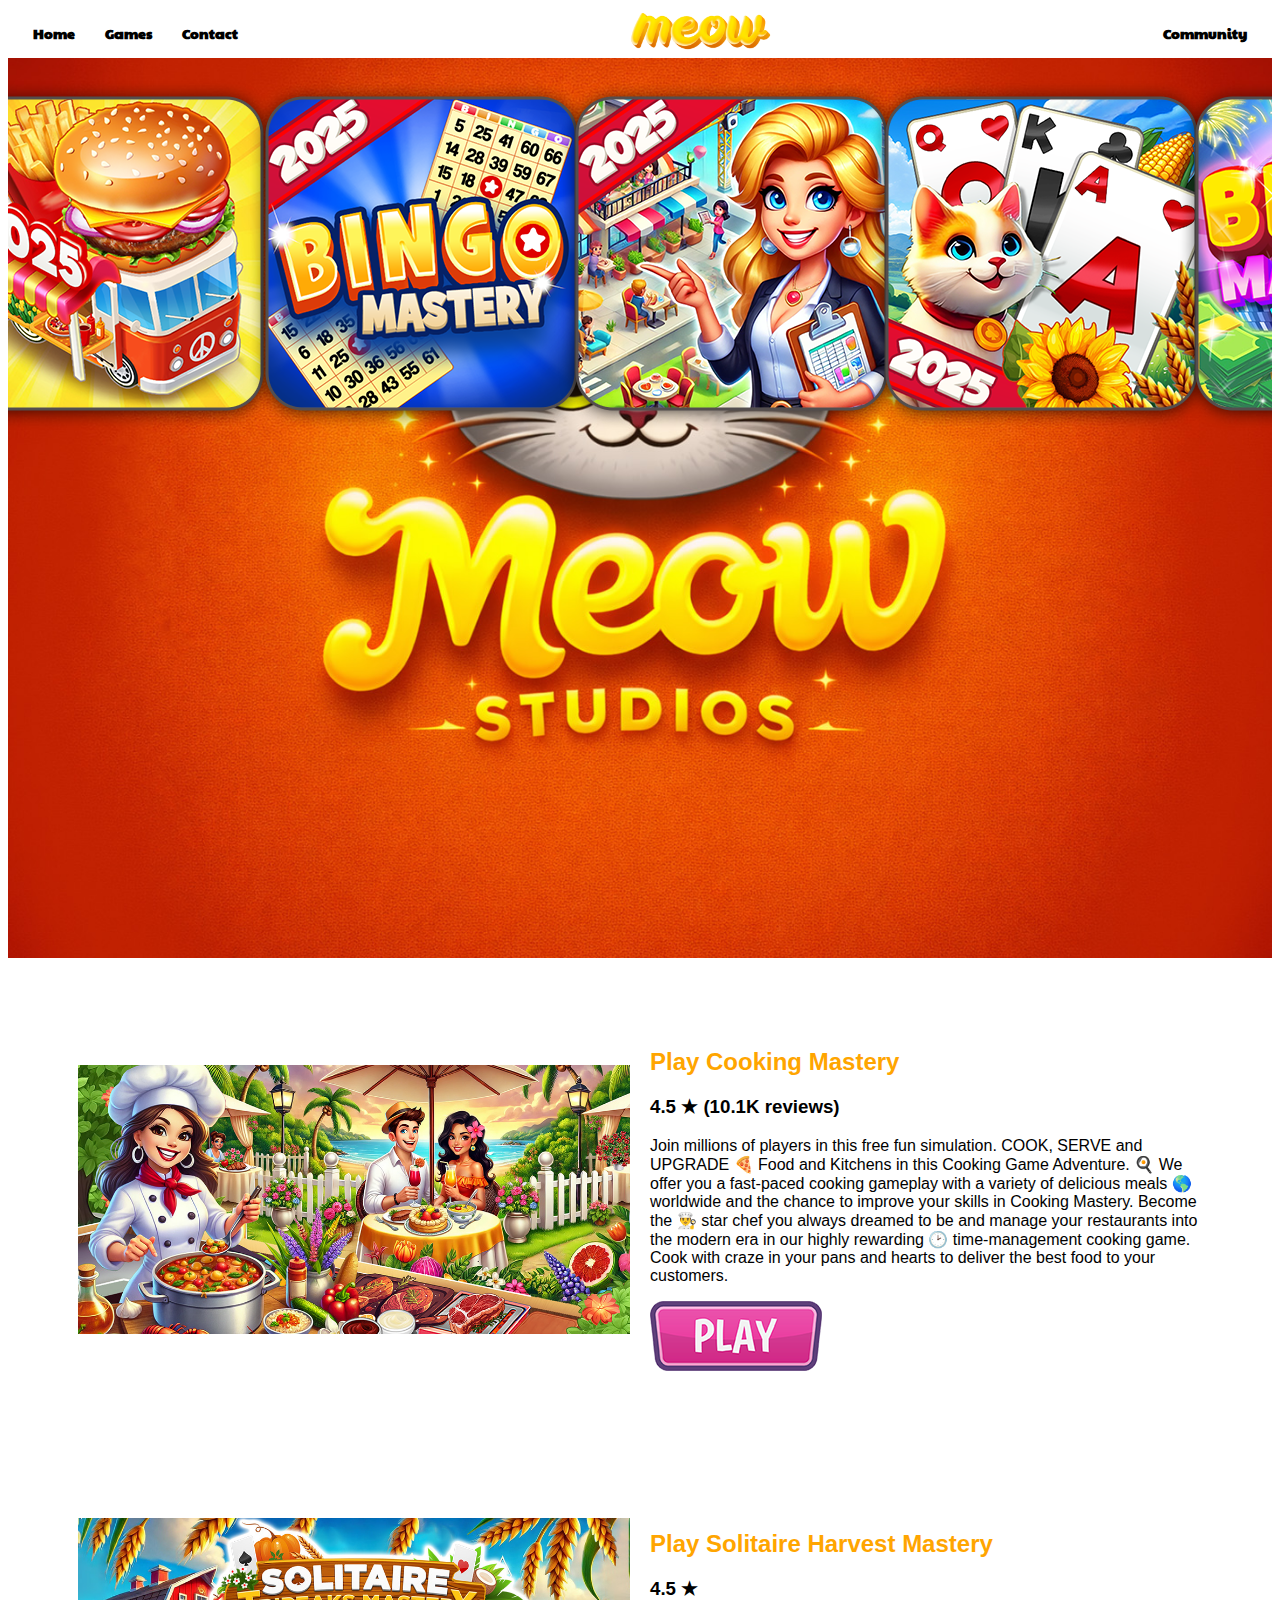
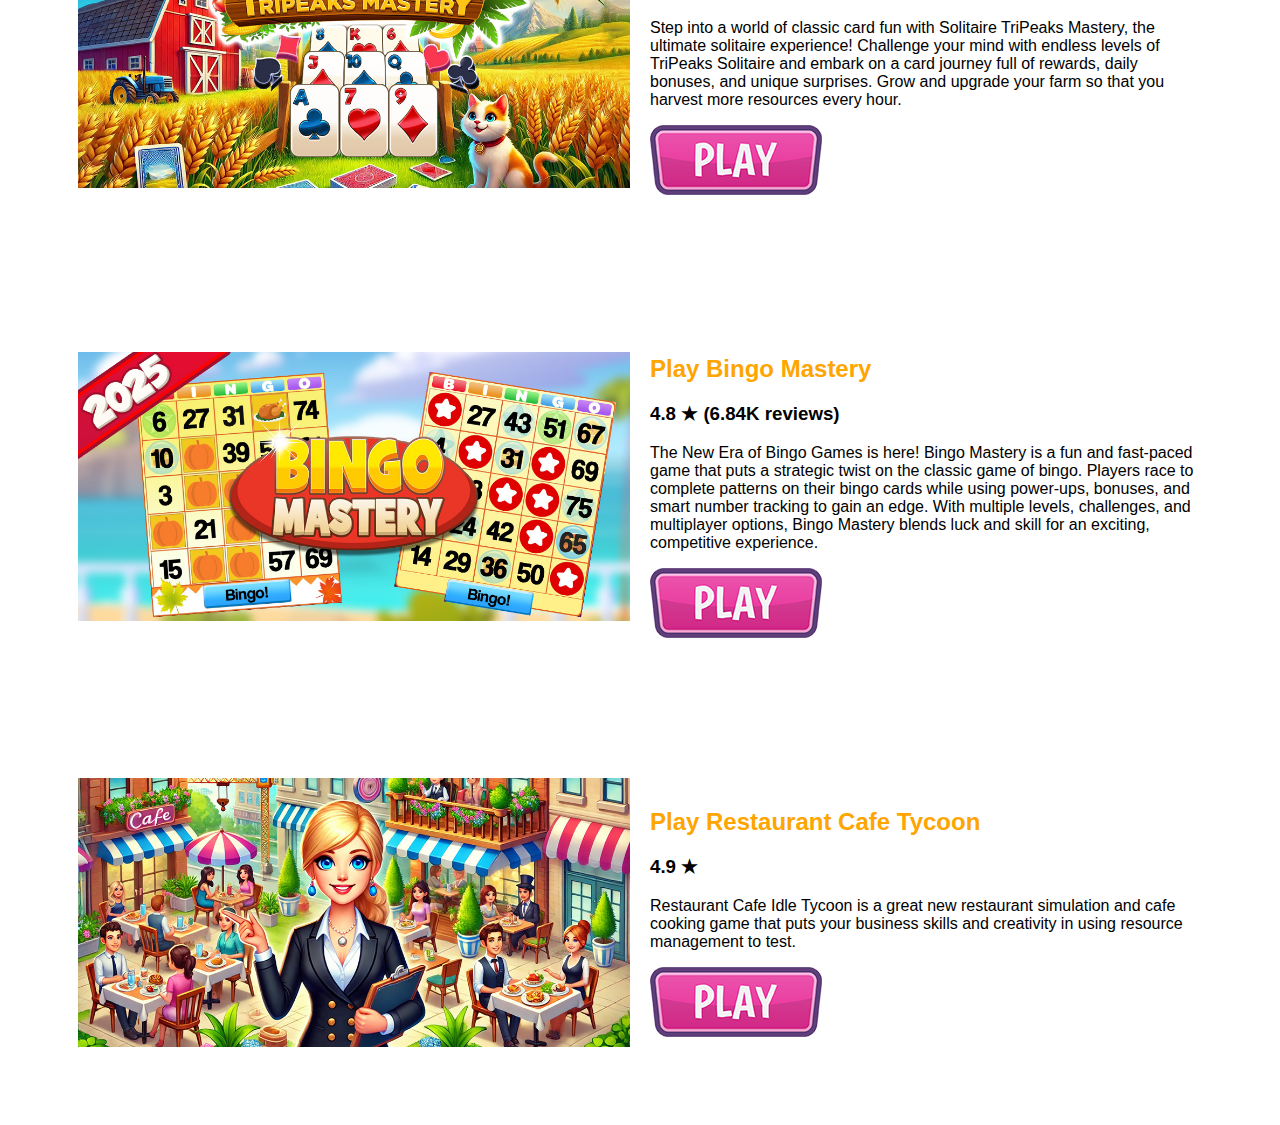
<file: index.html>
<!DOCTYPE html>
<html>
<head>
<meta name="viewport" content="width=device-width, initial-scale=1.0">
<link rel="icon" href="favicon.png" type="image/png">
<title>Meow Studios - Play Casual Games</title>
 <link rel="stylesheet" href="styles.css"> 
	<!-- Google tag (gtag.js) -->
<script async src="https://www.googletagmanager.com/gtag/js?id=G-7XLGPQ34JP"></script>
<script>
  window.dataLayer = window.dataLayer || [];
  function gtag(){dataLayer.push(arguments);}
  gtag('js', new Date());

  gtag('config', 'G-7XLGPQ34JP');
</script>
</head>
<body>

<div class="top-menu">
  <div class="left-buttons"> <a href="/" class="menu-button">Home</a>
    <a href="/games" class="menu-button">Games</a>
    <a href="/contact" class="menu-button">Contact</a>
  </div>
  <div class="logo">
    <a href="/"> <img src="meow.png" alt="Logo" /></a>
  </div>
  <div class="right-buttons"> <a href="#" class="menu-button">Community</a>
  </div>
  <div class="hamburger-icon">
    <div></div>
    <div></div>
    <div></div>
  </div>
  <div class="mobile-menu">
    <a href="/" class="menu-button">Home</a>
    <a href="/games" class="menu-button">Games</a>
    <a href="/contact" class="menu-button">Contact</a>
    <a href="#" class="menu-button">Community</a>
  </div>
</div>


<div class="full-width-background">
<div class="scrolling-buttons">
    <div class="scroll-button" ><a href ="/cookingmastery"><img src="icon1.png" alt="Cooking Mastery"></a></div>
    <div class="scroll-button" ><a href ="/bingomastery"><img src="icon2.png" alt="Bingo Mastery"></a></div>
    <div class="scroll-button" ><a href ="/cafetycoon"><img src="icon3.png" alt="Restaurant Cafe Tycoon"></a></div>
    <div class="scroll-button" ><a href ="/solitairemastery"><img src="icon4.png" alt="Solitaire Harvest Mastery"></a></div>
    <div class="scroll-button" ><a href ="/bingomadness"><img src="icon5.png" alt="Bingo Madness"></a></div>
    <div class="scroll-button" ><a href ="/coloring"><img src="icon6.png" alt="Coloring Mastery"></a></div>
  </div>
  </div>
  
  <div class="content-container">
  <div class="image-container">
    <img src="CookingBanner.jpg" alt="Cooking Mastery">
  </div>
  <div class="text-container">
    <h2>Play Cooking Mastery</h2>
	<h3>4.5 ★ (10.1K reviews)</h3>
    <p>Join millions of players in this free fun simulation. COOK, SERVE and UPGRADE 🍕 Food and Kitchens in this Cooking Game Adventure. 🍳 We offer you a fast-paced cooking gameplay with a variety of delicious meals 🌎 worldwide and the chance to improve your skills in Cooking Mastery. Become the 👨‍🍳 star chef you always dreamed to be and manage your restaurants into the modern era in our highly rewarding 🕑 time-management cooking game. Cook with craze in your pans and hearts to deliver the best food to your customers.</p>
<a href ="/cookingmastery"><img src ="play.png"/></a>
 </div>
</div>

<div class="content-container">
  <div class="image-container">
    <img src="SolitaireBanner.jpg" alt="Solitaire Harvest Mastery">
  </div>
  <div class="text-container">
    <h2>Play Solitaire Harvest Mastery</h2>
	<h3>4.5 ★</h3>
    <p>Step into a world of classic card fun with Solitaire TriPeaks Mastery, the ultimate solitaire experience! Challenge your mind with endless levels of TriPeaks Solitaire and embark on a card journey full of rewards, daily bonuses, and unique surprises. Grow and upgrade your farm so that you harvest more resources every hour.</p>
<a href ="/solitairemastery"><img src ="play.png"/> </a>
 </div>
</div>

<div class="content-container">
  <div class="image-container">
    <img src="BingoBanner.jpg" alt="Bingo Mastery">
  </div>
  <div class="text-container">
    <h2>Play Bingo Mastery</h2>
	<h3>4.8 ★ (6.84K reviews)</h3>
    <p>The New Era of Bingo Games is here! Bingo Mastery is a fun and fast-paced game that puts a strategic twist on the classic game of bingo. Players race to complete patterns on their bingo cards while using power-ups, bonuses, and smart number tracking to gain an edge. With multiple levels, challenges, and multiplayer options, Bingo Mastery blends luck and skill for an exciting, competitive experience.</p>
<a href ="/bingomastery"><img src ="play.png"/> </a>
 </div>
</div>

<div class="content-container">
  <div class="image-container">
    <img src="CafeBanner.jpg" alt="Restaurant Cafe Tycoon">
  </div>
  <div class="text-container">
    <h2>Play Restaurant Cafe Tycoon</h2>
	<h3>4.9 ★</h3>
    <p>Restaurant Cafe Idle Tycoon is a great new restaurant simulation and cafe cooking game that puts your business skills and creativity in using resource management to test.</p>
<a href ="/cafetycoon"><img src ="play.png"/> </a>
 </div>
</div>
  
  
  <script>
  const hamburgerIcon = document.querySelector('.hamburger-icon');
  const mobileMenu = document.querySelector('.mobile-menu');

  hamburgerIcon.addEventListener('click', () => {
    mobileMenu.style.display = mobileMenu.style.display === 'flex' ? 'none' : 'flex';
  });
</script>
<script>
  const scrollingButtons = document.querySelector('.scrolling-buttons');
  const scrollButtons = document.querySelectorAll('.scroll-button');
  const buttonWidth = 310; // 300px width + 10px margin
  let scrollPosition = 0;

  // Clone the buttons to create a seamless loop
  for (let i = 0; i < scrollButtons.length; i++) {
    const clone = scrollButtons[i].cloneNode(true);
    scrollingButtons.appendChild(clone);
  }

  function scrollButtonsContinuously() {
    scrollPosition -= 1;
    scrollingButtons.style.transform = `translateX(${scrollPosition}px)`;

    if (scrollPosition <= -buttonWidth * scrollButtons.length) {
      scrollPosition = 0;
    }

    requestAnimationFrame(scrollButtonsContinuously);
  }

  scrollButtonsContinuously(); // Start the animation

  scrollingButtons.addEventListener('mouseover', () => {
    cancelAnimationFrame(scrollButtonsContinuously);
  });

  scrollingButtons.addEventListener('mouseout', () => {
    scrollButtonsContinuously();
  });
</script>
 
  </body>
</html>
</file>
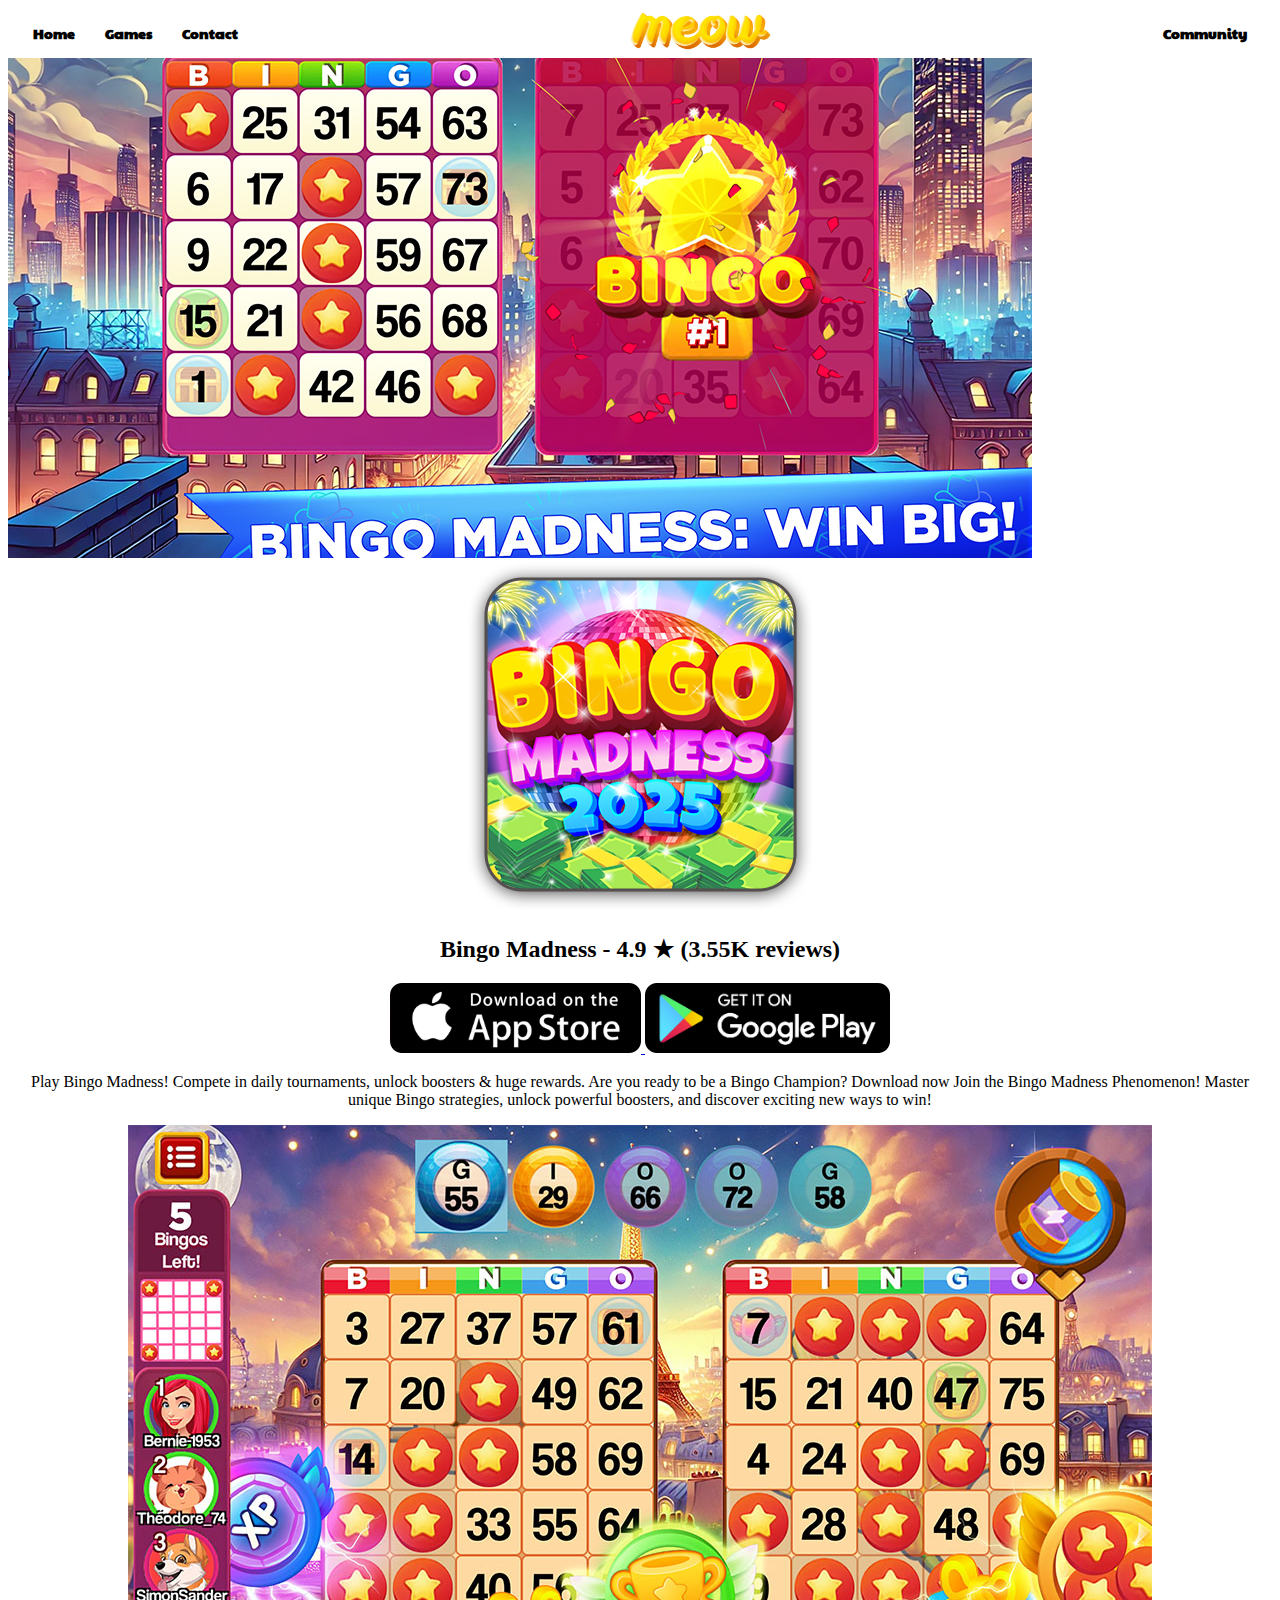
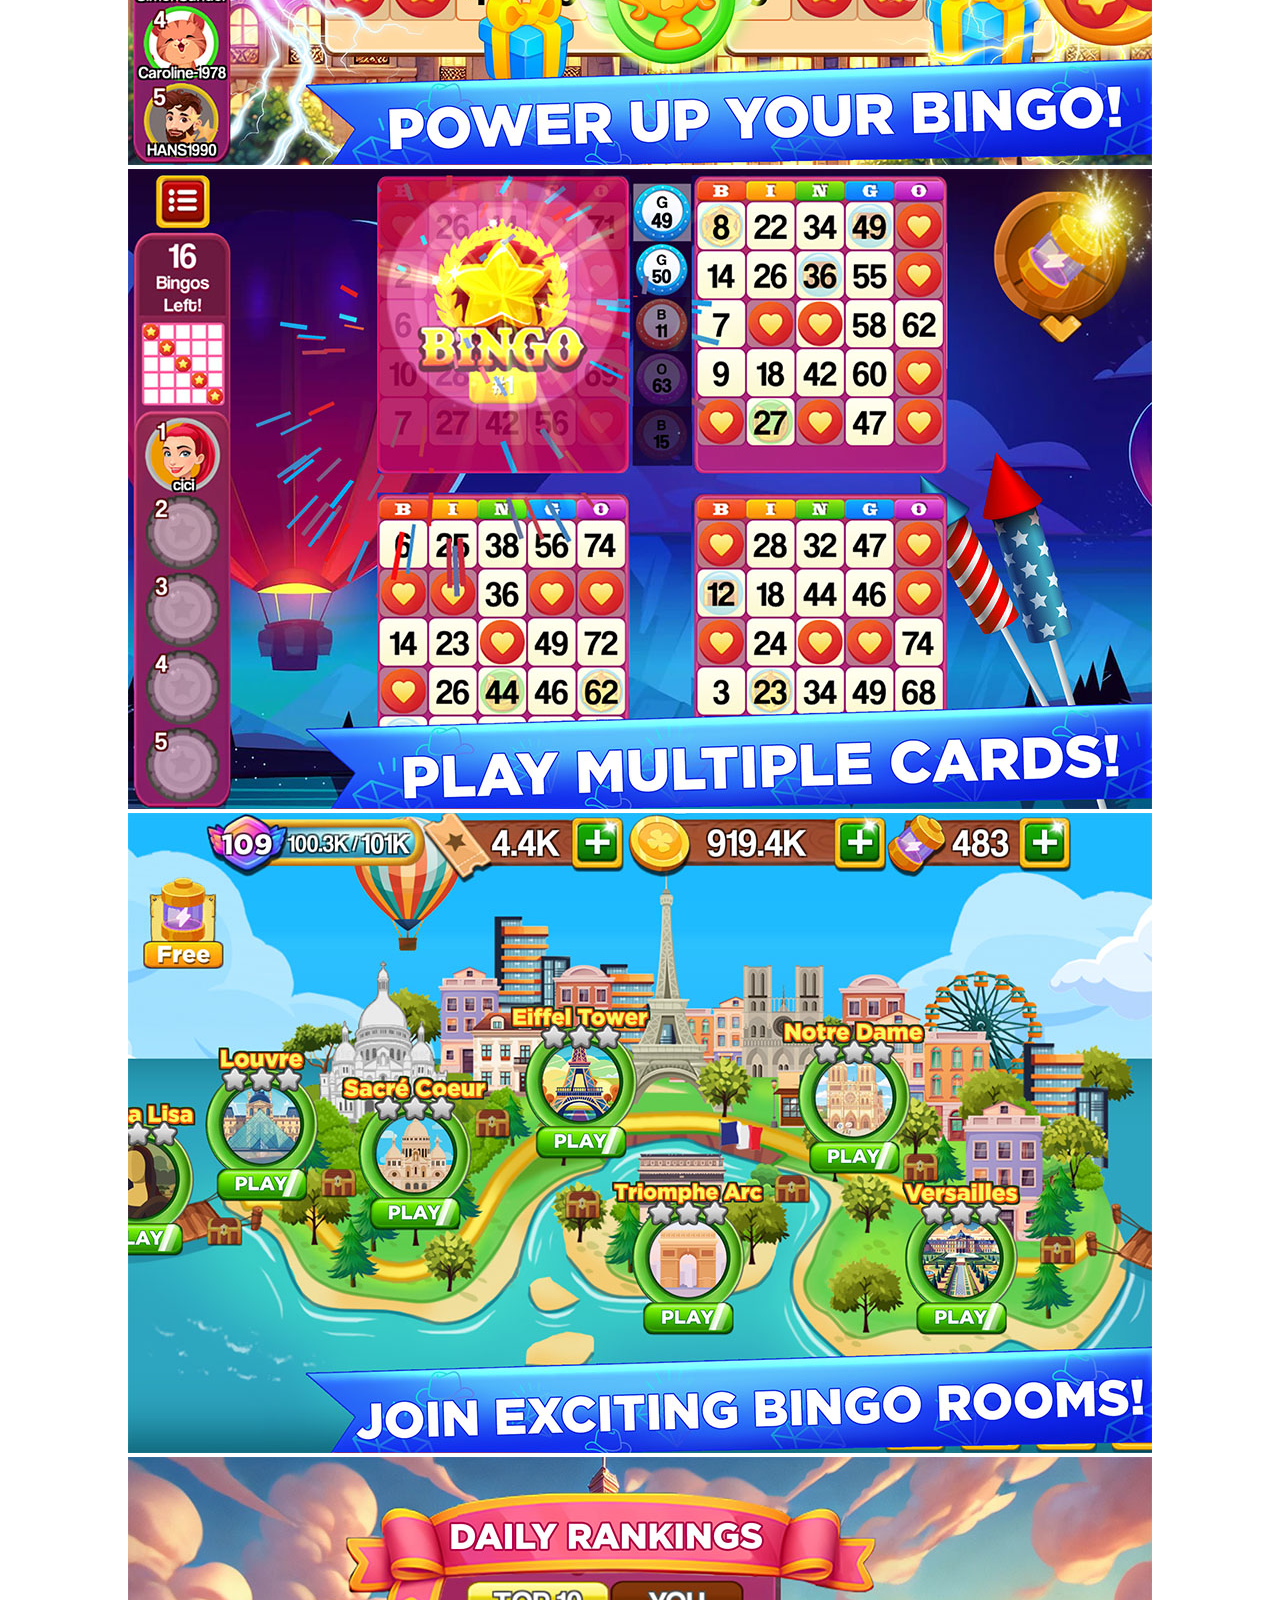
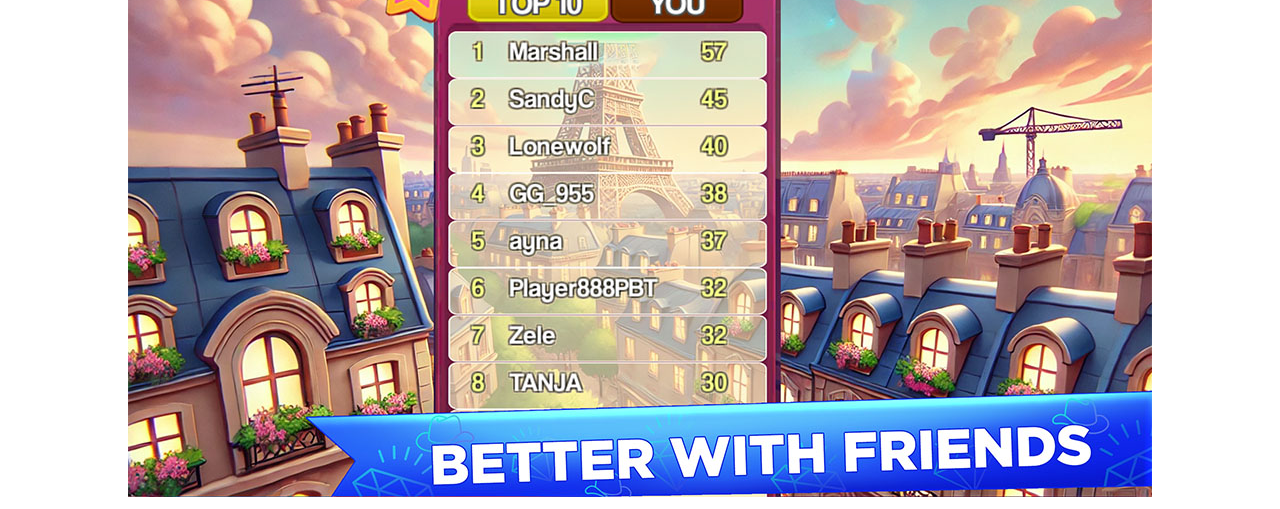
<file: bingomadness.html>
<!DOCTYPE html>
<html>
<head>
<meta name="viewport" content="width=device-width, initial-scale=1.0">
<link rel="icon" href="favicon.png" type="image/png">
<title>Bingo Madness</title>
   <link rel="stylesheet" href="styles.css"> 
<!-- Google tag (gtag.js) -->
<script async src="https://www.googletagmanager.com/gtag/js?id=G-7XLGPQ34JP"></script>
<script>
  window.dataLayer = window.dataLayer || [];
  function gtag(){dataLayer.push(arguments);}
  gtag('js', new Date());

  gtag('config', 'G-7XLGPQ34JP');
</script>
</head>
<body>

<div class="top-menu">
  <div class="left-buttons"> <a href="/" class="menu-button">Home</a>
    <a href="/games" class="menu-button">Games</a>
    <a href="/contact" class="menu-button">Contact</a>
  </div>
  <div class="logo">
    <a href="/"> <img src="meow.png" alt="Logo" /></a>
  </div>
  <div class="right-buttons"> <a href="#" class="menu-button">Community</a>
  </div>
  <div class="hamburger-icon">
    <div></div>
    <div></div>
    <div></div>
  </div>
  <div class="mobile-menu">
    <a href="/" class="menu-button">Home</a>
    <a href="/games" class="menu-button">Games</a>
    <a href="/contact" class="menu-button">Contact</a>
    <a href="#" class="menu-button">Community</a>
  </div>
</div>
 
  <img class = "myBannerImg" src = "Bingo2Banner.jpg"/>
  <br/>

    <div style="text-align: center;">
    <img style="padding:0px; margin:0px;" src="icon5.png" />
</div>
  <div align = "center" class = "myGameTitle">

  <h2>Bingo Madness - 4.9 ★ (3.55K reviews)</h2>
  
  <a id="amazonLink" href="https://www.amazon.com/Bingo-Country-Stars-BINGO-Games/dp/B09VDT3K75">
  <img src="but-amazon.png" alt="Amazon Appstore">
</a>
  <a id="appstoreLink" href="https://apps.apple.com/us/app/bingo-madness-live-bingo-games/id1614082873">
  <img src="but-appstore.png" alt="App Store">
</a>
<a id="googleplayLink" href="https://play.google.com/store/apps/details?id=com.casualgamesempire.bingocountry">
  <img src="but-google.png" alt="Google Play">
</a>

   <p>Play Bingo Madness! Compete in daily tournaments, unlock boosters & huge rewards. Are you ready to be a Bingo Champion? Download now
Join the Bingo Madness Phenomenon! Master unique Bingo strategies, unlock powerful boosters, and discover exciting new ways to win!</p>

<img class = "myBannerImg" src = "bingo2-screen1.jpg"/>
<br/>
<img class = "myBannerImg" src = "bingo2-screen2.jpg"/>
<br/>
<img class = "myBannerImg" src = "bingo2-screen3.jpg"/>
<br/>
<img class = "myBannerImg" src = "bingo2-screen4.jpg"/>
  </div>

<script>
function isFireTablet() {
  const userAgent = navigator.userAgent.toLowerCase();
  return /silk/i.test(userAgent) && /android/i.test(userAgent);
}

const appstoreLink = document.getElementById("appstoreLink");
const googleplayLink = document.getElementById("googleplayLink");
const amazonLink = document.getElementById("amazonLink");

if (isFireTablet()) {
  appstoreLink.style.display = "inline";
  googleplayLink.style.display = "inline";
  amazonLink.style.display = "inline"; // Or "block", depending on your layout
} else {
  amazonLink.style.display = "none";
}
</script>
 <script>
  const hamburgerIcon = document.querySelector('.hamburger-icon');
  const mobileMenu = document.querySelector('.mobile-menu');

  hamburgerIcon.addEventListener('click', () => {
    mobileMenu.style.display = mobileMenu.style.display === 'flex' ? 'none' : 'flex';
  });
</script>
  </body>
</html>
</file>
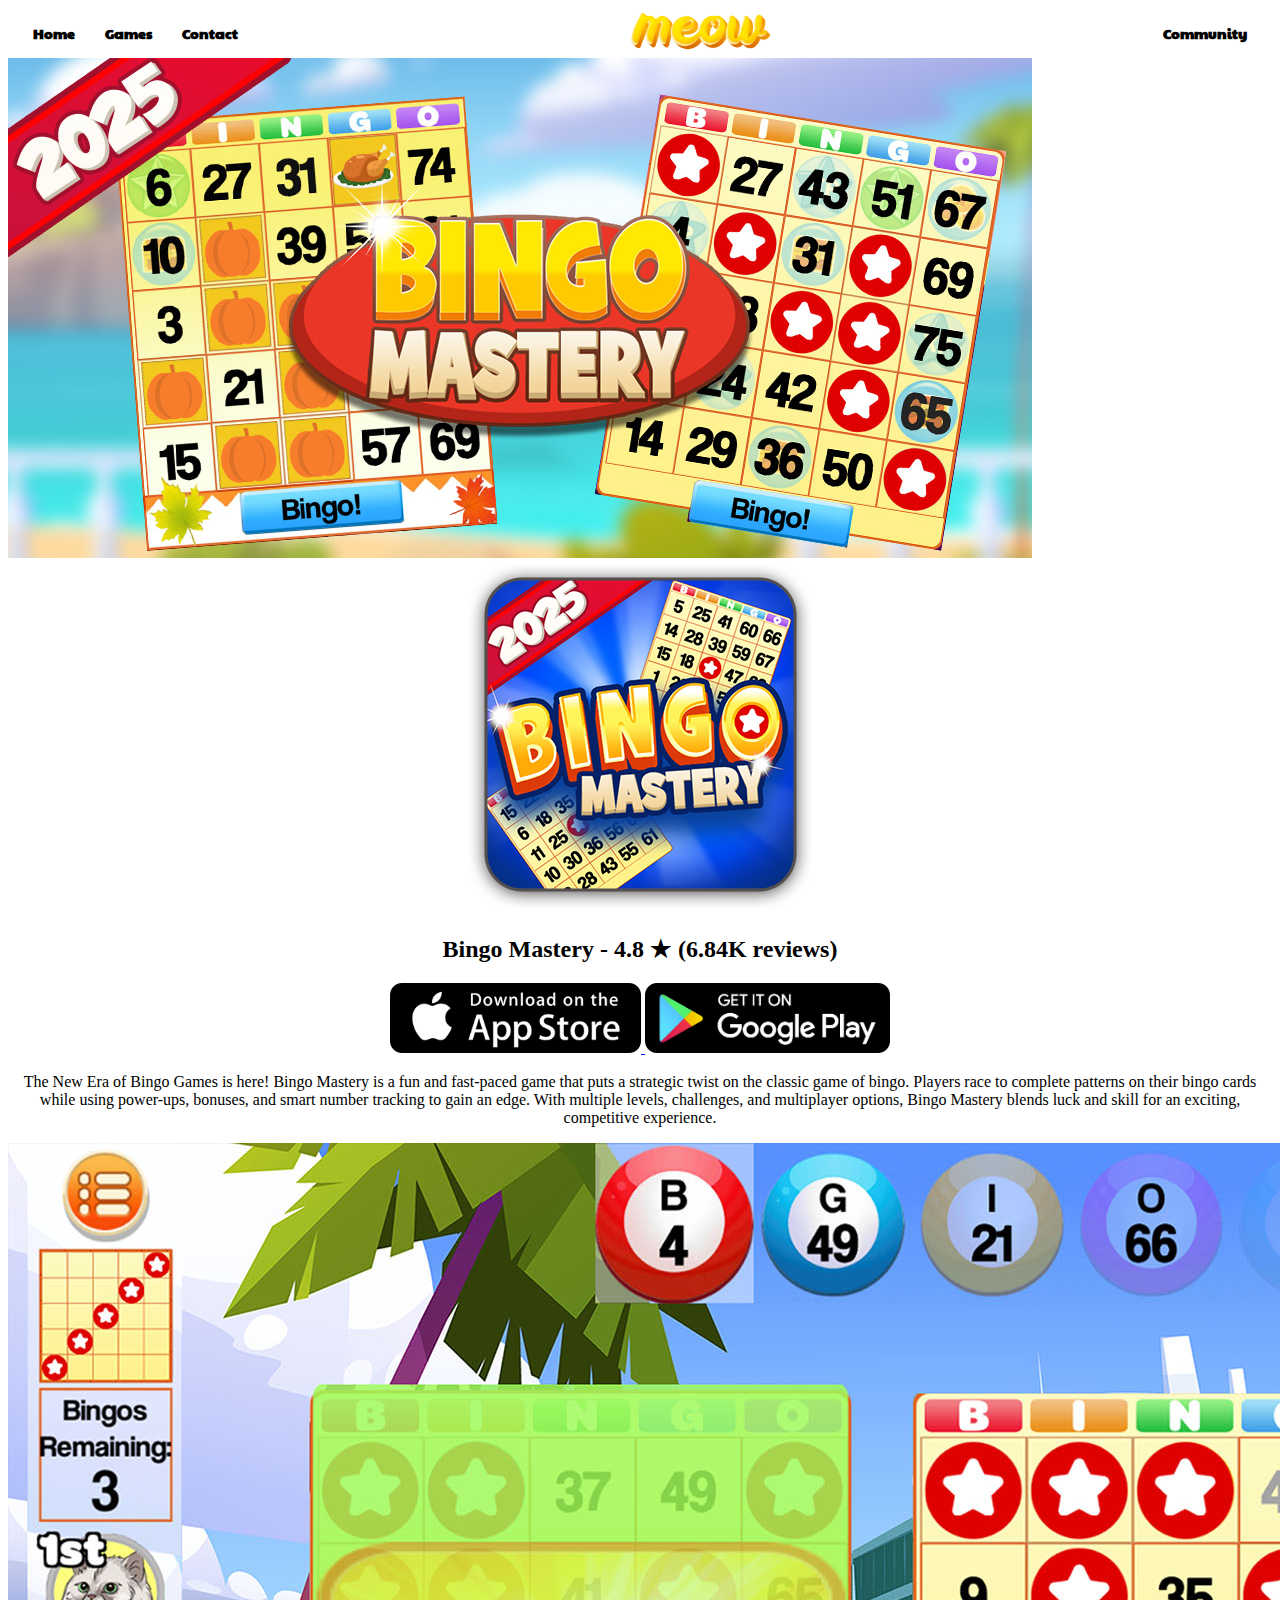
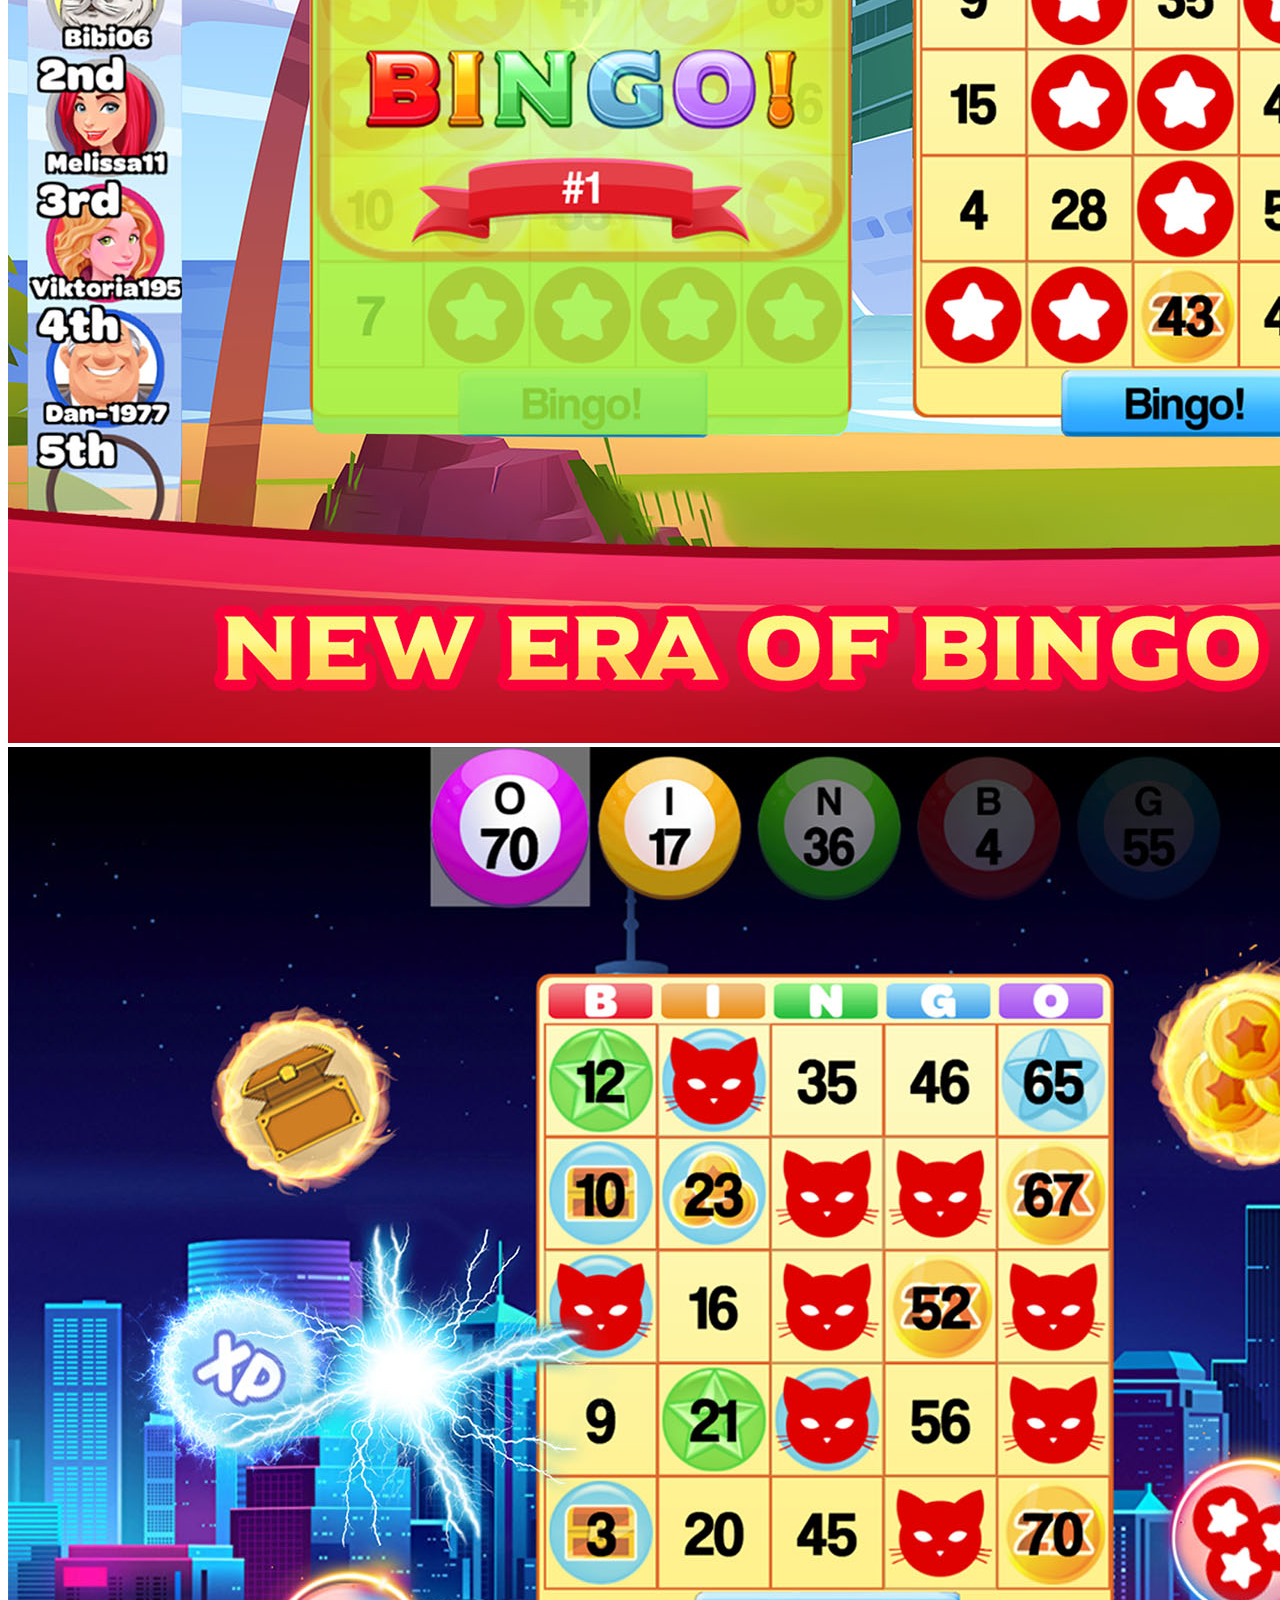
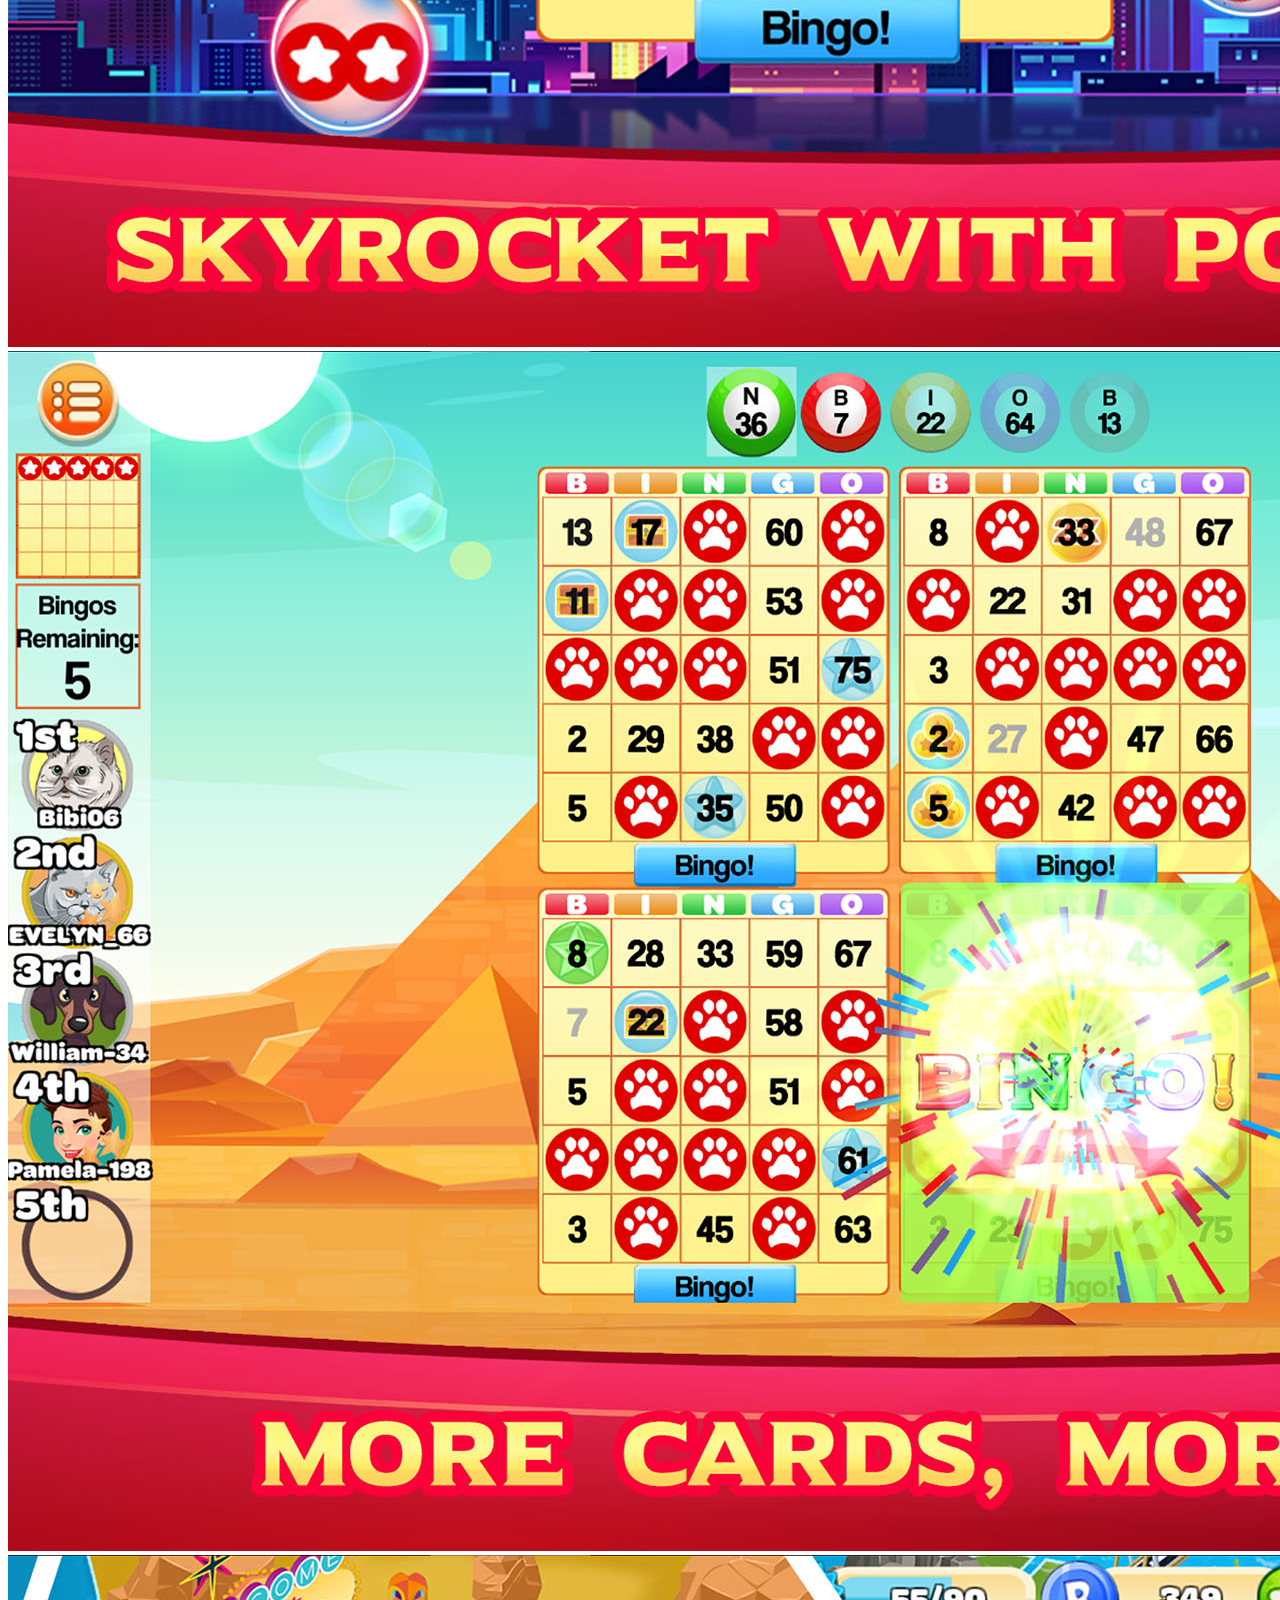
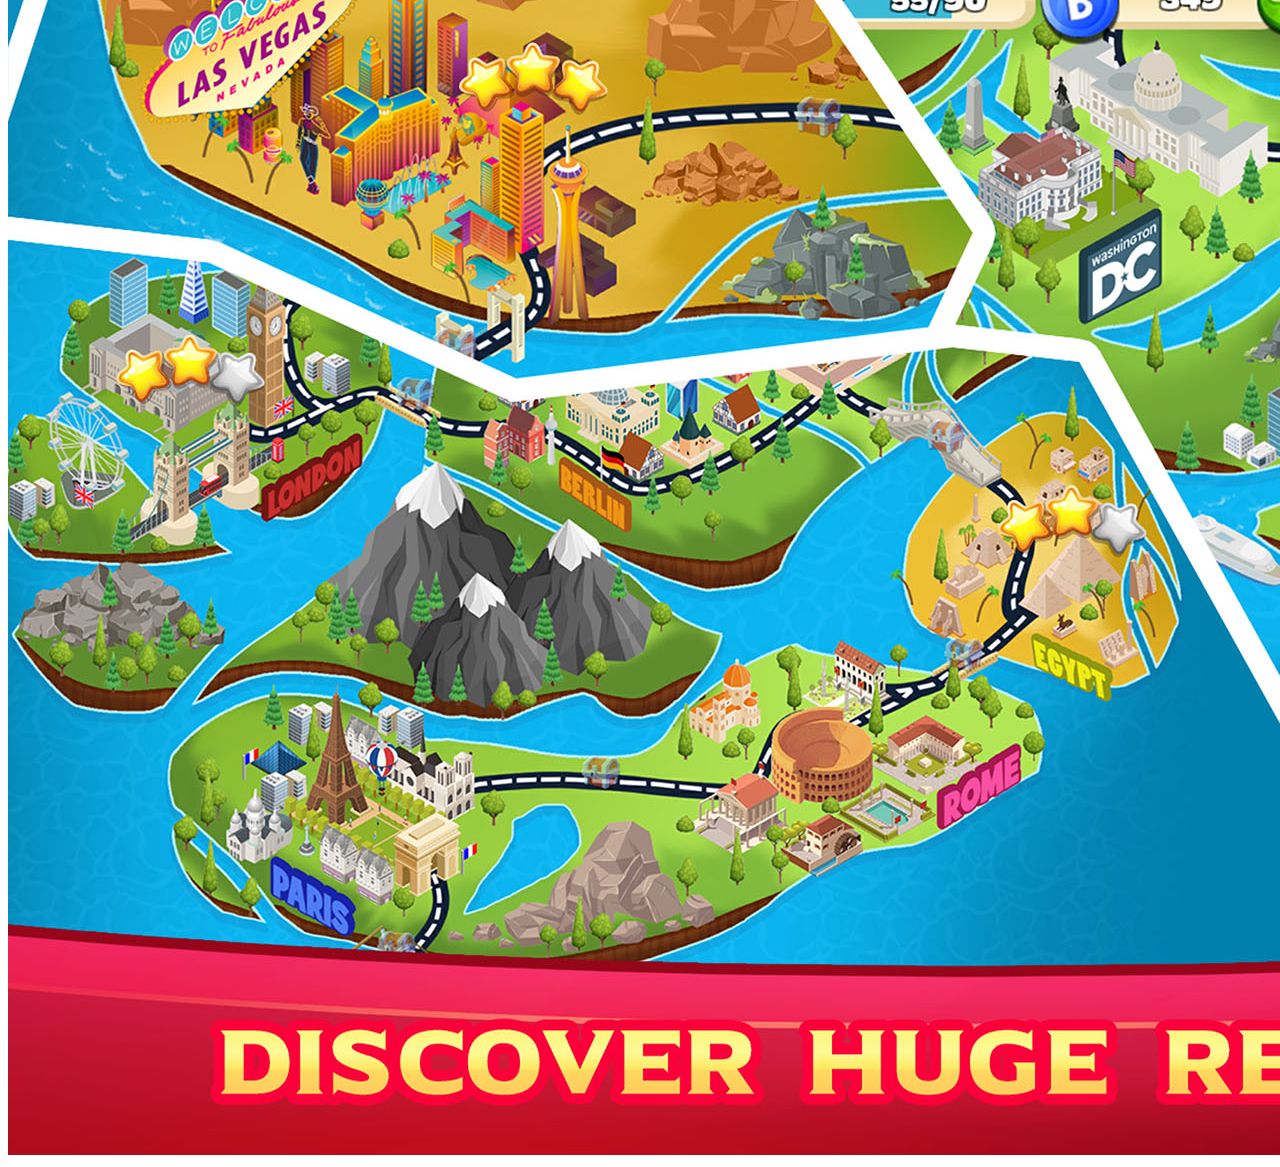
<file: bingomastery.html>
<!DOCTYPE html>
<html>
<head>
<meta name="viewport" content="width=device-width, initial-scale=1.0">
<link rel="icon" href="favicon.png" type="image/png">
<title>Bingo Mastery</title>
   <link rel="stylesheet" href="styles.css"> 
<!-- Google tag (gtag.js) -->
<script async src="https://www.googletagmanager.com/gtag/js?id=G-7XLGPQ34JP"></script>
<script>
  window.dataLayer = window.dataLayer || [];
  function gtag(){dataLayer.push(arguments);}
  gtag('js', new Date());

  gtag('config', 'G-7XLGPQ34JP');
</script>
</head>
<body>

<div class="top-menu">
  <div class="left-buttons"> <a href="/" class="menu-button">Home</a>
    <a href="/games" class="menu-button">Games</a>
    <a href="/contact" class="menu-button">Contact</a>
  </div>
  <div class="logo">
    <a href="/"> <img src="meow.png" alt="Logo" /></a>
  </div>
  <div class="right-buttons"> <a href="#" class="menu-button">Community</a>
  </div>
  <div class="hamburger-icon">
    <div></div>
    <div></div>
    <div></div>
  </div>
  <div class="mobile-menu">
    <a href="/" class="menu-button">Home</a>
    <a href="/games" class="menu-button">Games</a>
    <a href="/contact" class="menu-button">Contact</a>
    <a href="#" class="menu-button">Community</a>
  </div>
</div>
 
  <img class = "myBannerImg" src = "BingoBanner.jpg"/>
  <br/>
  <div style="text-align: center;">
    <img style="padding:0px; margin:0px;" src="icon2.png" />
</div>
  <div align = "center" class = "myGameTitle">
 
  <h2>Bingo Mastery - 4.8 ★ (6.84K reviews)</h2>
  
  <a id="amazonLink" href="https://www.amazon.com/BINGO-MASTERY-Download-Mastery-Offline/dp/B09JWMF8ST">
  <img src="but-amazon.png" alt="Amazon Appstore">
</a>
  <a id="appstoreLink" href="https://apps.apple.com/us/app/bingo-mastery-bingo-games/id1591178502">
  <img src="but-appstore.png" alt="App Store">
</a>
<a id="googleplayLink" href="https://play.google.com/store/apps/details?id=com.casualgamesempire.BingoMastery">
  <img src="but-google.png" alt="Google Play">
</a>

   <p>The New Era of Bingo Games is here! Bingo Mastery is a fun and fast-paced game that puts a strategic twist on the classic game of bingo. Players race to complete patterns on their bingo cards while using power-ups, bonuses, and smart number tracking to gain an edge. With multiple levels, challenges, and multiplayer options, Bingo Mastery blends luck and skill for an exciting, competitive experience.</p>

<img class = "myBannerImg" src = "bingo1-screen1.jpg"/>
<br/>
<img class = "myBannerImg" src = "bingo1-screen2.jpg"/>
<br/>
<img class = "myBannerImg" src = "bingo1-screen3.jpg"/>
<br/>
<img class = "myBannerImg" src = "bingo1-screen4.jpg"/>
  </div>

<script>
function isFireTablet() {
  const userAgent = navigator.userAgent.toLowerCase();
  return /silk/i.test(userAgent) && /android/i.test(userAgent);
}

const appstoreLink = document.getElementById("appstoreLink");
const googleplayLink = document.getElementById("googleplayLink");
const amazonLink = document.getElementById("amazonLink");

if (isFireTablet()) {
  appstoreLink.style.display = "inline";
  googleplayLink.style.display = "inline";
  amazonLink.style.display = "inline"; // Or "block", depending on your layout
} else {
  amazonLink.style.display = "none";
}
</script>
 <script>
  const hamburgerIcon = document.querySelector('.hamburger-icon');
  const mobileMenu = document.querySelector('.mobile-menu');

  hamburgerIcon.addEventListener('click', () => {
    mobileMenu.style.display = mobileMenu.style.display === 'flex' ? 'none' : 'flex';
  });
</script>
  </body>
</html>
</file>
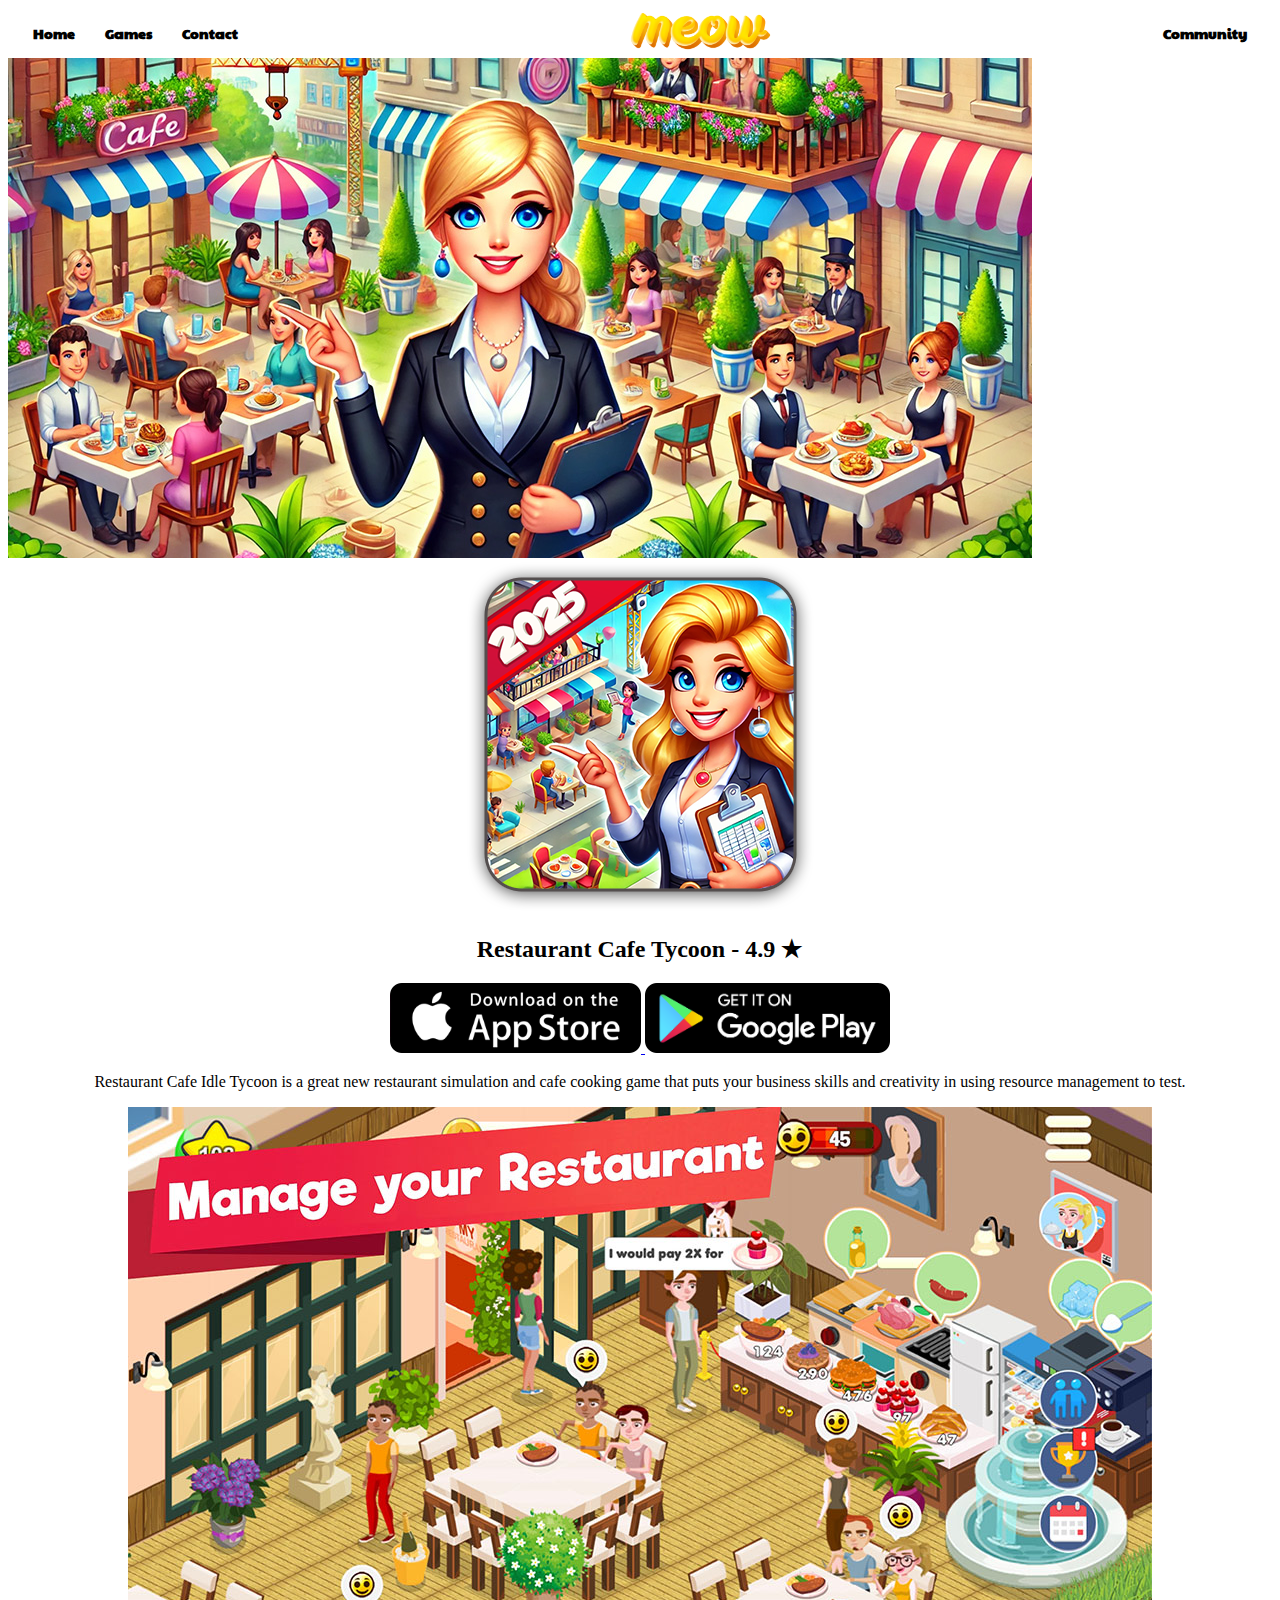
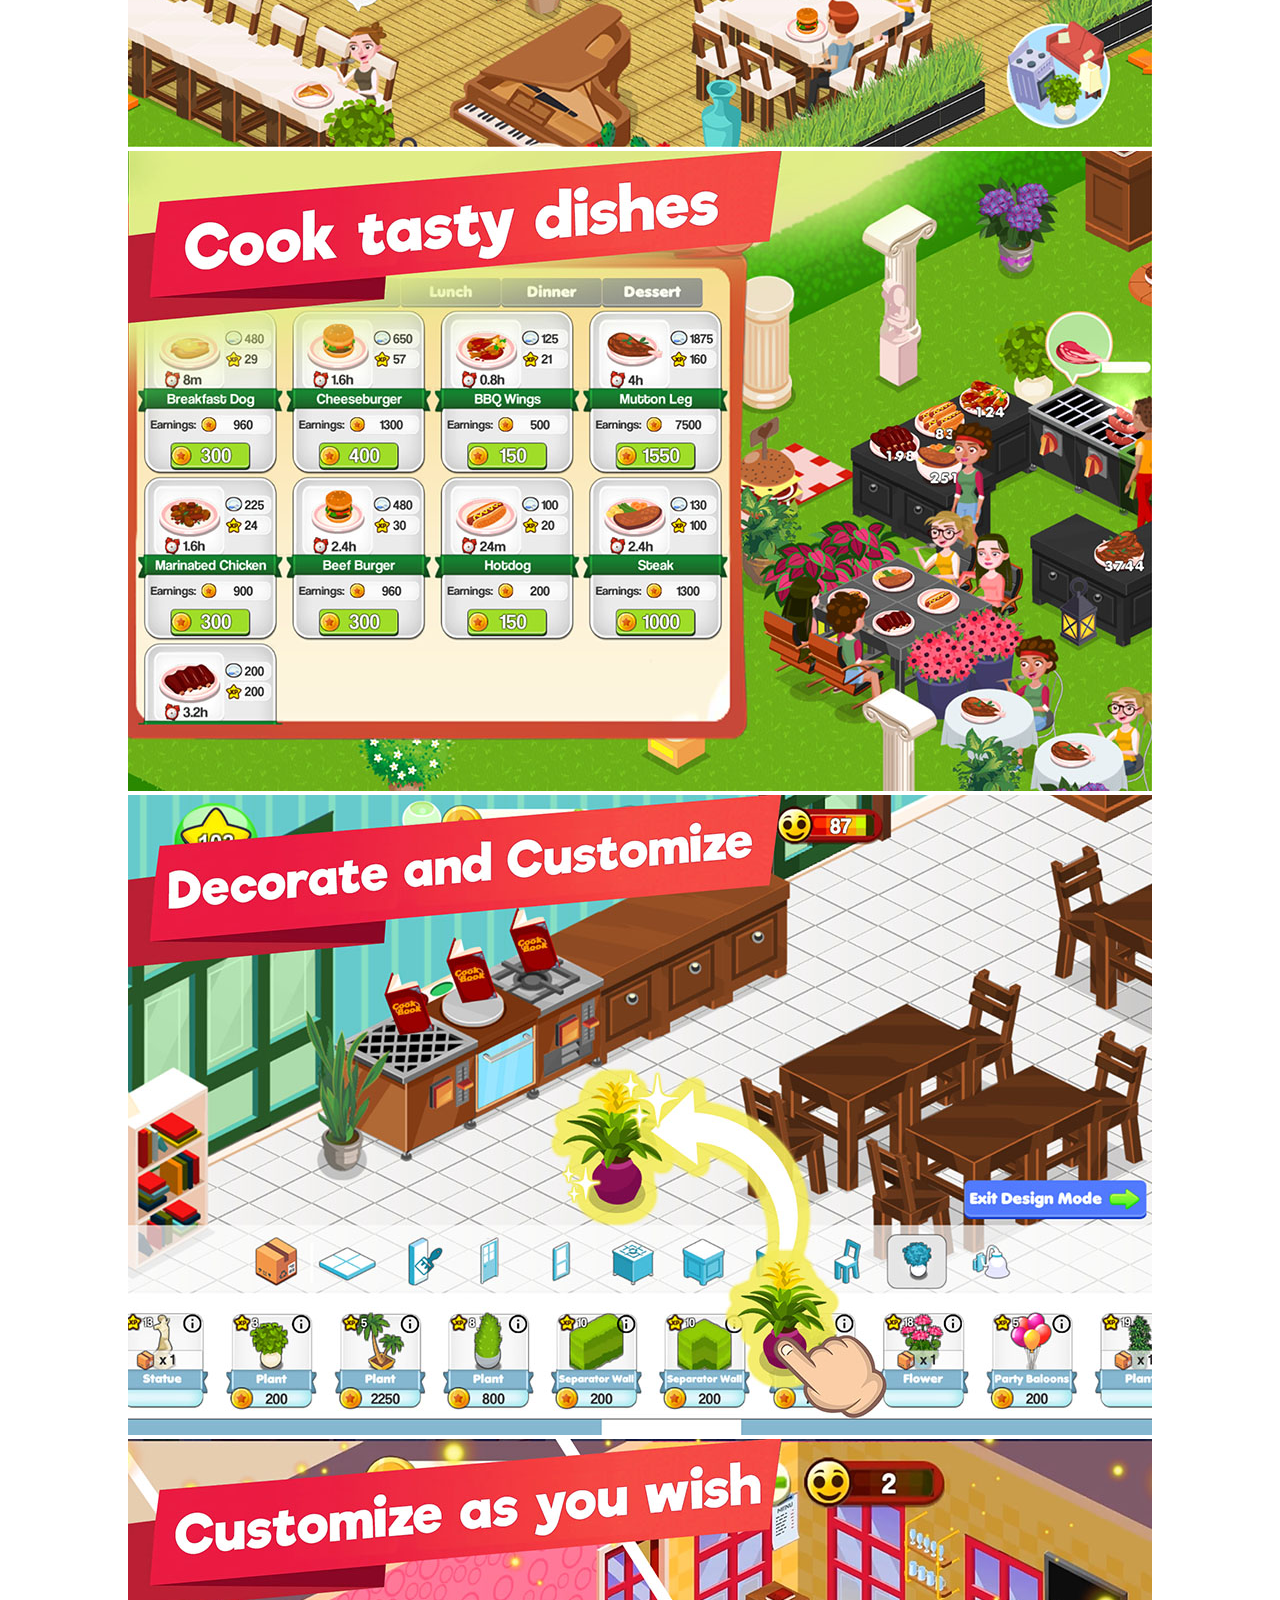
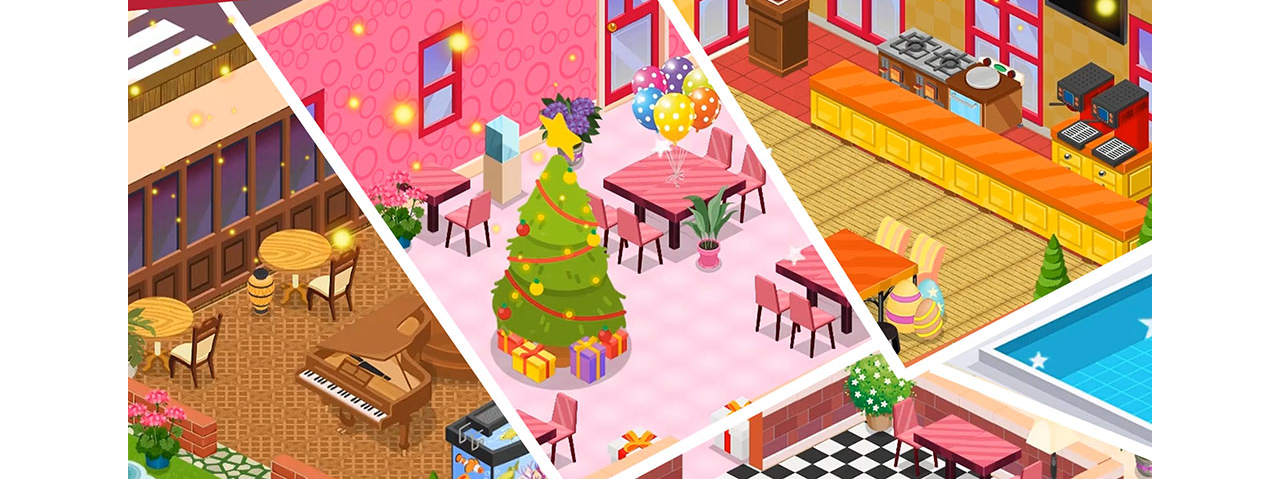
<file: cafetycoon.html>
<!DOCTYPE html>
<html>
<head>
<meta name="viewport" content="width=device-width, initial-scale=1.0">
<link rel="icon" href="favicon.png" type="image/png">
<title>Restaurant Cafe Tycoon</title>
   <link rel="stylesheet" href="styles.css"> 
<!-- Google tag (gtag.js) -->
<script async src="https://www.googletagmanager.com/gtag/js?id=G-7XLGPQ34JP"></script>
<script>
  window.dataLayer = window.dataLayer || [];
  function gtag(){dataLayer.push(arguments);}
  gtag('js', new Date());

  gtag('config', 'G-7XLGPQ34JP');
</script>
</head>
<body>

<div class="top-menu">
  <div class="left-buttons"> <a href="/" class="menu-button">Home</a>
    <a href="/games" class="menu-button">Games</a>
    <a href="/contact" class="menu-button">Contact</a>
  </div>
  <div class="logo">
    <a href="/"> <img src="meow.png" alt="Logo" /></a>
  </div>
  <div class="right-buttons"> <a href="#" class="menu-button">Community</a>
  </div>
  <div class="hamburger-icon">
    <div></div>
    <div></div>
    <div></div>
  </div>
  <div class="mobile-menu">
    <a href="/" class="menu-button">Home</a>
    <a href="/games" class="menu-button">Games</a>
    <a href="/contact" class="menu-button">Contact</a>
    <a href="#" class="menu-button">Community</a>
  </div>
</div>
 
  <img class = "myBannerImg" src = "CafeBanner.jpg"/>
  <br/>
   
  <div style="text-align: center;">
    <img style="padding:0px; margin:0px;" src="icon3.png" />
</div>
  <div align = "center" class = "myGameTitle">
 
  <h2>Restaurant Cafe Tycoon - 4.9 ★</h2>
  
  <a id="amazonLink" href="https://www.amazon.com/Solitaire-TriPeaks-Mastery-Free-Harvest/dp/B0CTHGTT73">
  <img src="but-amazon.png" alt="Amazon Appstore">
</a>
  <a id="appstoreLink" href="https://apps.apple.com/us/app/restaurant-cafe-idle-tycoon/id6450751507">
  <img src="but-appstore.png" alt="App Store">
</a>
<a id="googleplayLink" href="https://play.google.com/store/apps/details?id=com.casualgamesempire.restaurantmanager">
  <img src="but-google.png" alt="Google Play">
</a>

   <p>Restaurant Cafe Idle Tycoon is a great new restaurant simulation and cafe cooking game that puts your business skills and creativity in using resource management to test.</p>

<img class = "myBannerImg" src = "cafe-screen1.jpg"/>
<br/>
<img class = "myBannerImg" src = "cafe-screen2.jpg"/>
<br/>
<img class = "myBannerImg" src = "cafe-screen3.jpg"/>
<br/>
<img class = "myBannerImg" src = "cafe-screen4.jpg"/>
  </div>

<script>
function isFireTablet() {
  const userAgent = navigator.userAgent.toLowerCase();
  return /silk/i.test(userAgent) && /android/i.test(userAgent);
}

const appstoreLink = document.getElementById("appstoreLink");
const googleplayLink = document.getElementById("googleplayLink");
const amazonLink = document.getElementById("amazonLink");

if (isFireTablet()) {
  appstoreLink.style.display = "inline";
  googleplayLink.style.display = "inline";
  amazonLink.style.display = "inline"; // Or "block", depending on your layout
} else {
  amazonLink.style.display = "none";
}
</script>
 <script>
  const hamburgerIcon = document.querySelector('.hamburger-icon');
  const mobileMenu = document.querySelector('.mobile-menu');

  hamburgerIcon.addEventListener('click', () => {
    mobileMenu.style.display = mobileMenu.style.display === 'flex' ? 'none' : 'flex';
  });
</script>
  </body>
</html>
</file>
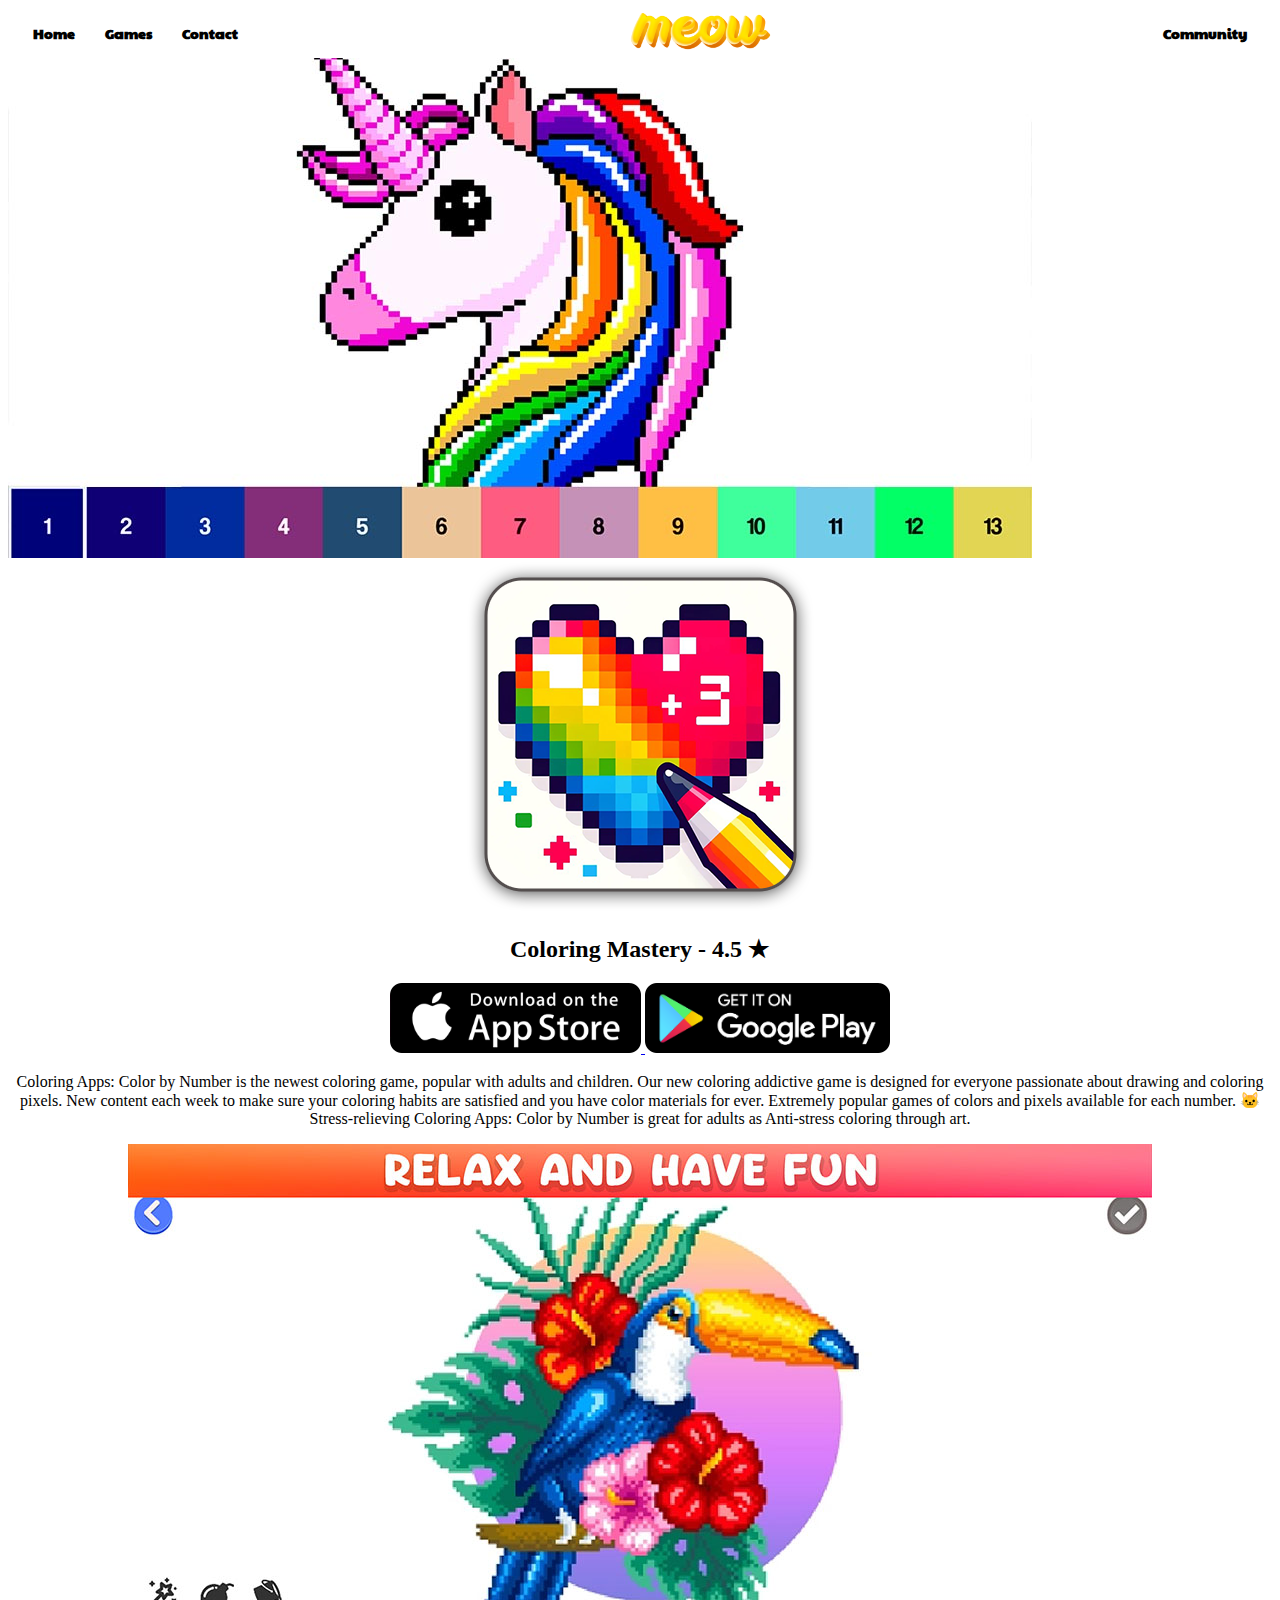
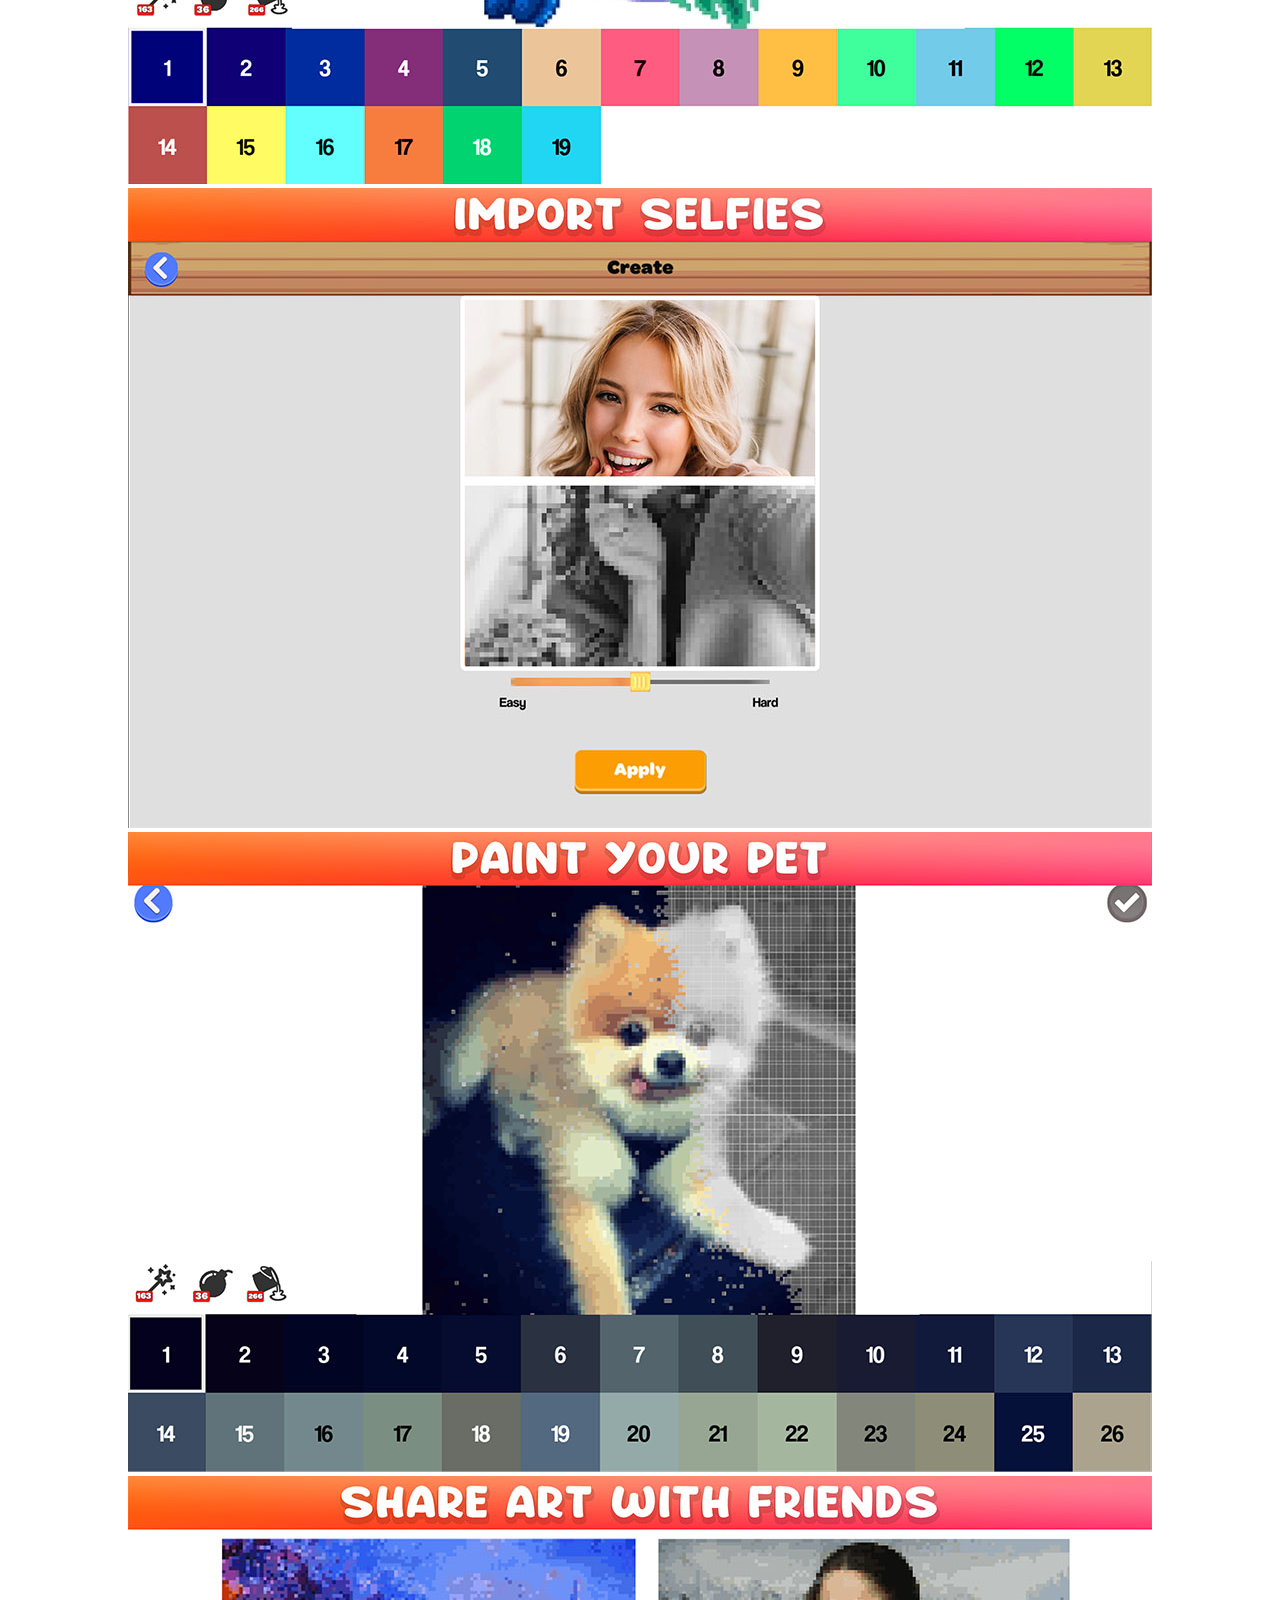
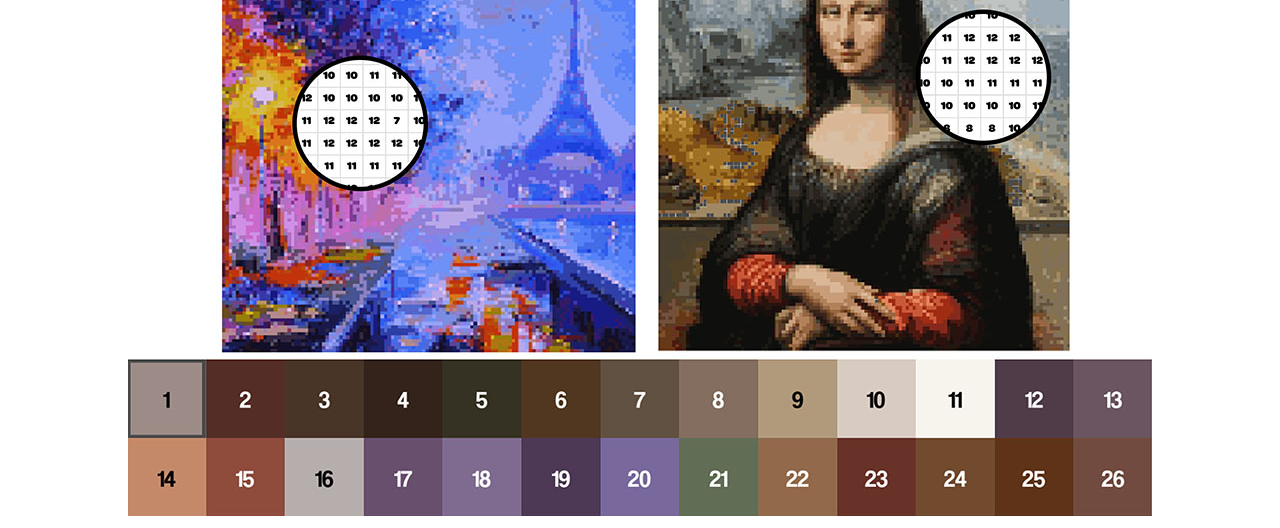
<file: coloring.html>
<!DOCTYPE html>
<html>
<head>
<meta name="viewport" content="width=device-width, initial-scale=1.0">
<link rel="icon" href="favicon.png" type="image/png">
<title>Coloring Mastery</title>
   <link rel="stylesheet" href="styles.css"> 
<!-- Google tag (gtag.js) -->
<script async src="https://www.googletagmanager.com/gtag/js?id=G-7XLGPQ34JP"></script>
<script>
  window.dataLayer = window.dataLayer || [];
  function gtag(){dataLayer.push(arguments);}
  gtag('js', new Date());

  gtag('config', 'G-7XLGPQ34JP');
</script>
</head>
<body>

<div class="top-menu">
  <div class="left-buttons"> <a href="/" class="menu-button">Home</a>
    <a href="/games" class="menu-button">Games</a>
    <a href="/contact" class="menu-button">Contact</a>
  </div>
  <div class="logo">
    <a href="/"> <img src="meow.png" alt="Logo" /></a>
  </div>
  <div class="right-buttons"> <a href="#" class="menu-button">Community</a>
  </div>
  <div class="hamburger-icon">
    <div></div>
    <div></div>
    <div></div>
  </div>
  <div class="mobile-menu">
    <a href="/" class="menu-button">Home</a>
    <a href="/games" class="menu-button">Games</a>
    <a href="/contact" class="menu-button">Contact</a>
    <a href="#" class="menu-button">Community</a>
  </div>
</div>
 
  <img class = "myBannerImg" src = "ColorBanner.jpg"/>
  <br/>
  <div style="text-align: center;">
    <img style="padding:0px; margin:0px;" src="icon6.png" />
</div>
  <div align = "center" class = "myGameTitle">
 
  <h2>Coloring Mastery - 4.5 ★</h2>
  
  <a id="amazonLink" href="https://www.amazon.com/Coloring-Mastery-Apps-Number-Adults/dp/B0BPJFW6JK">
  <img src="but-amazon.png" alt="Amazon Appstore">
</a>
  <a id="appstoreLink" href="https://apps.apple.com/us/app/coloring-apps-color-by-number/id6444871059">
  <img src="but-appstore.png" alt="App Store">
</a>
<a id="googleplayLink" href="https://play.google.com/store/apps/details?id=com.casualgamesempire.coloringmastery">
  <img src="but-google.png" alt="Google Play">
</a>

   <p>Coloring Apps: Color by Number is the newest coloring game, popular with adults and children. Our new coloring addictive game is designed for everyone passionate about drawing and coloring pixels. New content each week to make sure your coloring habits are satisfied and you have color materials for ever. Extremely popular games of colors and pixels available for each number.
🐱 Stress-relieving
Coloring Apps: Color by Number is great for adults as Anti-stress coloring through art.</p>

<img class = "myBannerImg" src = "color-screen1.jpg"/>
<br/>
<img class = "myBannerImg" src = "color-screen2.jpg"/>
<br/>
<img class = "myBannerImg" src = "color-screen3.jpg"/>
<br/>
<img class = "myBannerImg" src = "color-screen4.jpg"/>
  </div>

<script>
function isFireTablet() {
  const userAgent = navigator.userAgent.toLowerCase();
  return /silk/i.test(userAgent) && /android/i.test(userAgent);
}

const appstoreLink = document.getElementById("appstoreLink");
const googleplayLink = document.getElementById("googleplayLink");
const amazonLink = document.getElementById("amazonLink");

if (isFireTablet()) {
  appstoreLink.style.display = "inline";
  googleplayLink.style.display = "inline";
  amazonLink.style.display = "inline"; // Or "block", depending on your layout
} else {
  amazonLink.style.display = "none";
}
</script>
 <script>
  const hamburgerIcon = document.querySelector('.hamburger-icon');
  const mobileMenu = document.querySelector('.mobile-menu');

  hamburgerIcon.addEventListener('click', () => {
    mobileMenu.style.display = mobileMenu.style.display === 'flex' ? 'none' : 'flex';
  });
</script>
  </body>
</html>
</file>
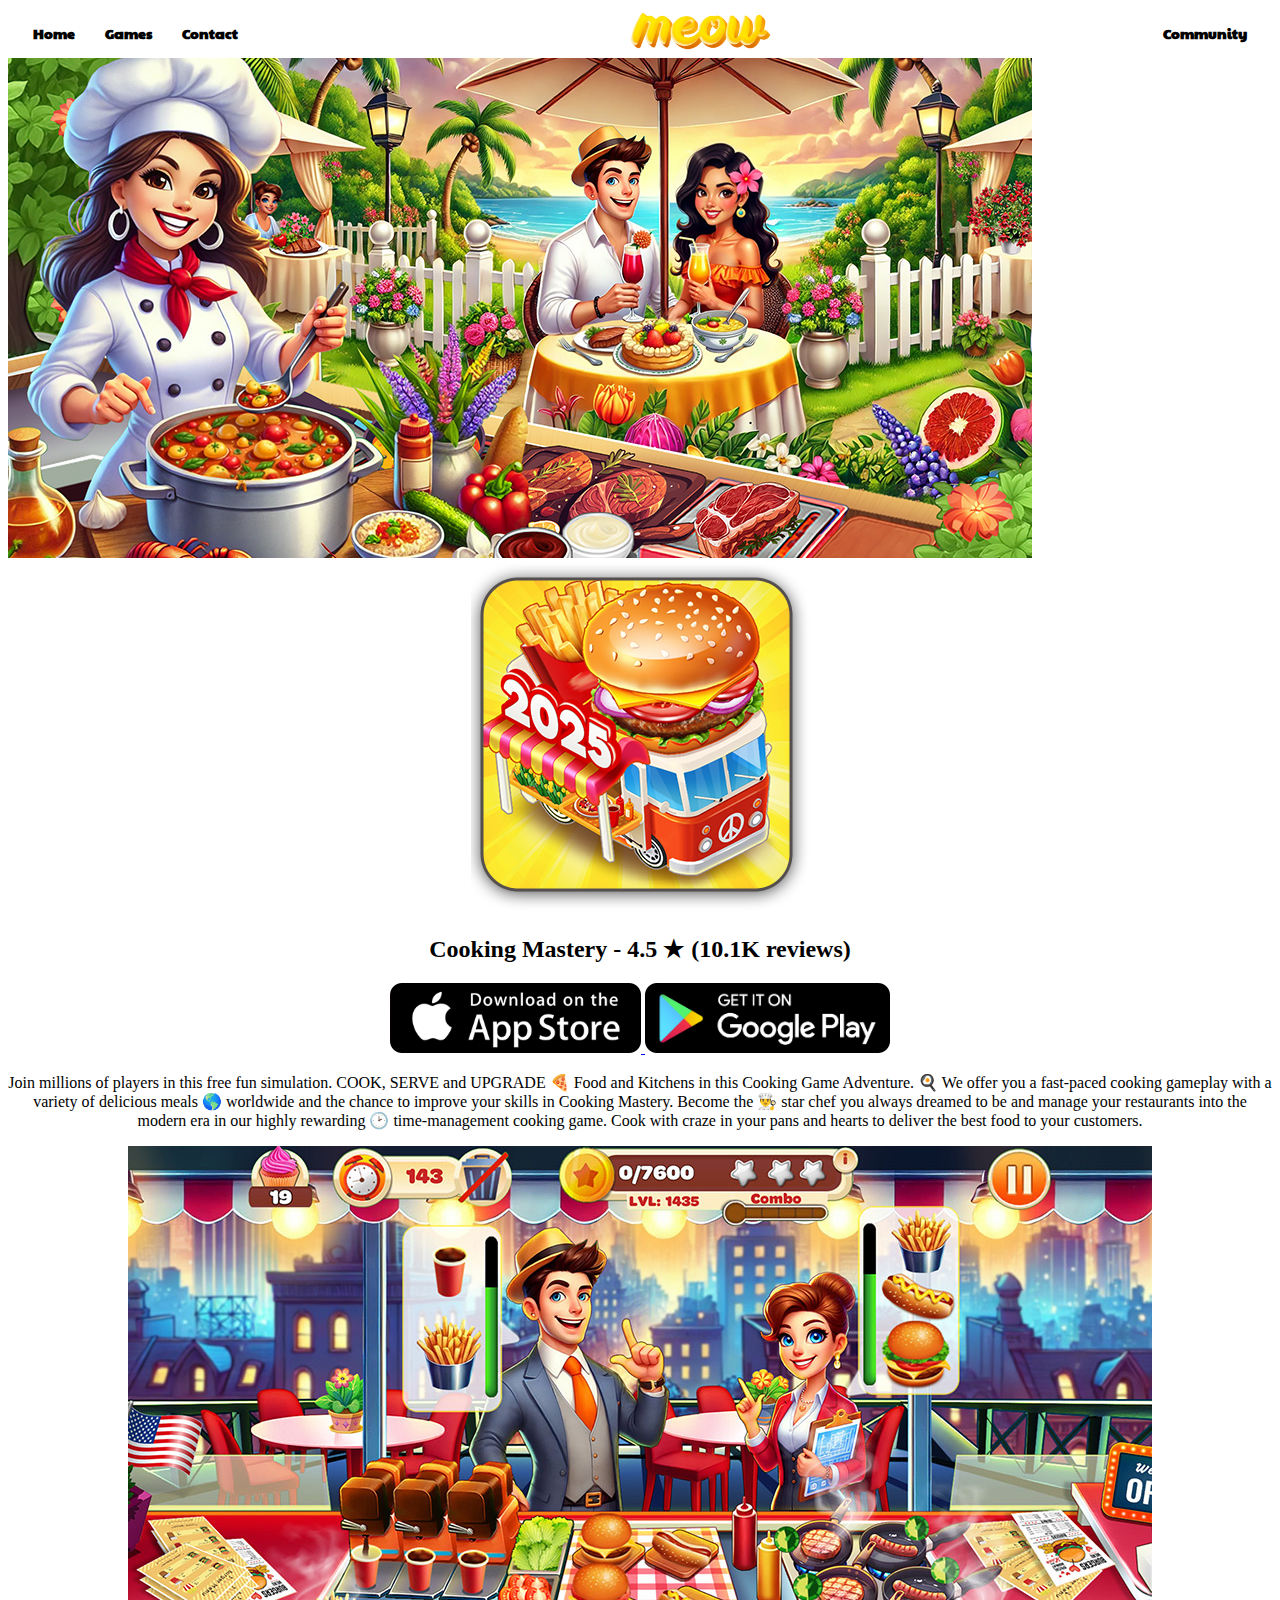
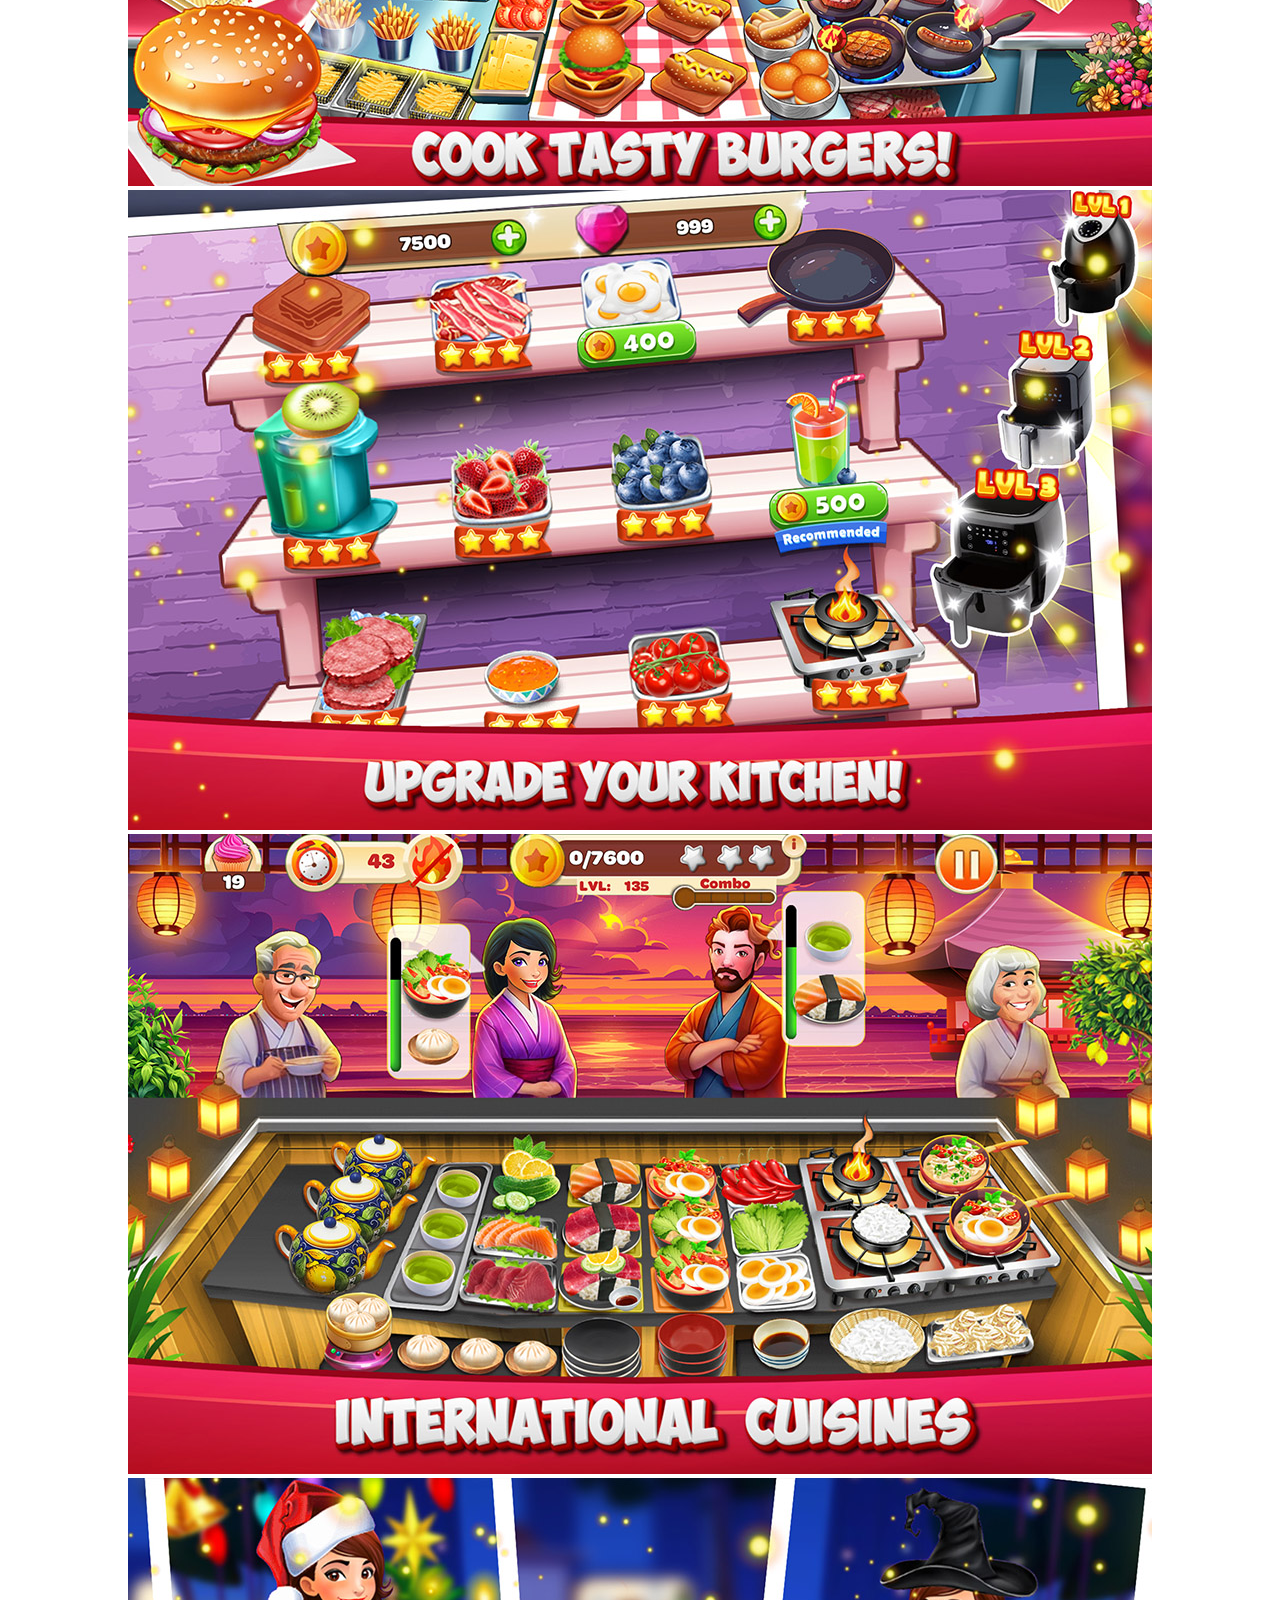
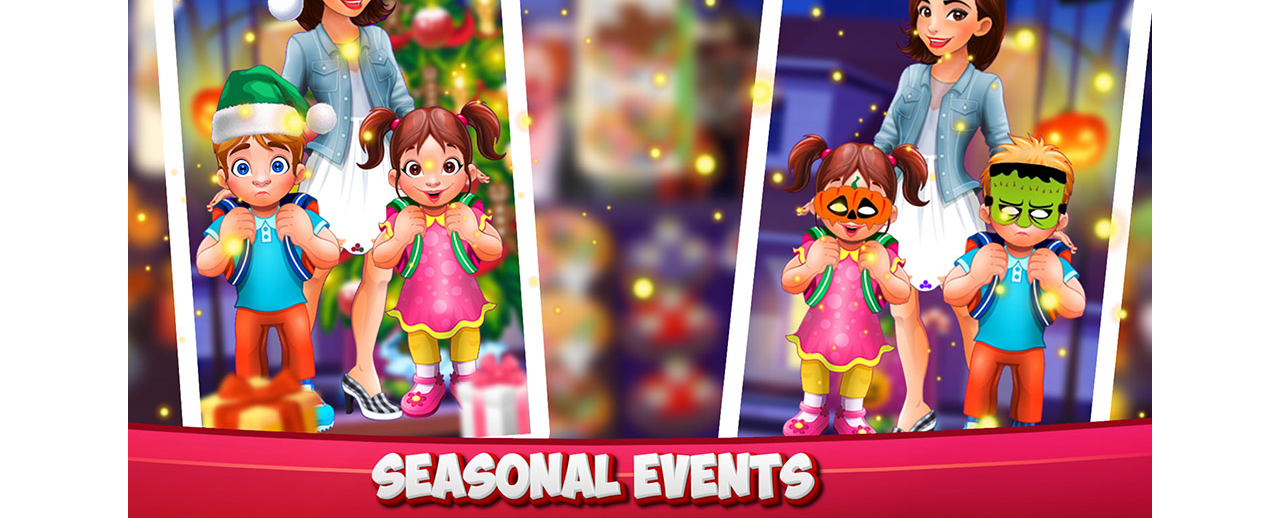
<file: cookingmastery.html>
<!DOCTYPE html>
<html>
<head>
<meta name="viewport" content="width=device-width, initial-scale=1.0">
<link rel="icon" href="favicon.png" type="image/png">
<title>Cooking Mastery</title>
   <link rel="stylesheet" href="styles.css"> 
<!-- Google tag (gtag.js) -->
<script async src="https://www.googletagmanager.com/gtag/js?id=G-7XLGPQ34JP"></script>
<script>
  window.dataLayer = window.dataLayer || [];
  function gtag(){dataLayer.push(arguments);}
  gtag('js', new Date());

  gtag('config', 'G-7XLGPQ34JP');
</script>
</head>
<body>

<div class="top-menu">
  <div class="left-buttons"> <a href="/" class="menu-button">Home</a>
    <a href="/games" class="menu-button">Games</a>
    <a href="/contact" class="menu-button">Contact</a>
  </div>
  <div class="logo">
    <a href="/"> <img src="meow.png" alt="Logo" /></a>
  </div>
  <div class="right-buttons"> <a href="#" class="menu-button">Community</a>
  </div>
  <div class="hamburger-icon">
    <div></div>
    <div></div>
    <div></div>
  </div>
  <div class="mobile-menu">
    <a href="/" class="menu-button">Home</a>
    <a href="/games" class="menu-button">Games</a>
    <a href="/contact" class="menu-button">Contact</a>
    <a href="#" class="menu-button">Community</a>
  </div>
</div>
 
  <img class = "myBannerImg" src = "CookingBanner.jpg"/>
  <br/>
  <div style="text-align: center;">
    <img style="padding:0px; margin:0px;" src="icon1.png" />
</div>
  <div align = "center" class = "myGameTitle">
 
  <h2>Cooking Mastery - 4.5 ★ (10.1K reviews)</h2>
  
  <a id="amazonLink" href="https://www.amazon.com/Cooking-Mastery-Restaurant-Games-Girls/dp/B096VQ6HB1">
  <img src="but-amazon.png" alt="Amazon Appstore">
</a>
  <a id="appstoreLink" href="https://apps.apple.com/us/app/cooking-mastery-kitchen-games/id1572982050">
  <img src="but-appstore.png" alt="App Store">
</a>
<a id="googleplayLink" href="https://play.google.com/store/apps/details?id=com.casualgamesempire.cookingmastery">
  <img src="but-google.png" alt="Google Play">
</a>

   <p>Join millions of players in this free fun simulation. COOK, SERVE and UPGRADE 🍕 Food and Kitchens in this Cooking Game Adventure. 🍳 We offer you a fast-paced cooking gameplay with a variety of delicious meals 🌎 worldwide and the chance to improve your skills in Cooking Mastery. Become the 👨‍🍳 star chef you always dreamed to be and manage your restaurants into the modern era in our highly rewarding 🕑 time-management cooking game. Cook with craze in your pans and hearts to deliver the best food to your customers.</p>

<img class = "myBannerImg" src = "cook-screen1.jpg"/>
<br/>
<img class = "myBannerImg" src = "cook-screen2.jpg"/>
<br/>
<img class = "myBannerImg" src = "cook-screen3.jpg"/>
<br/>
<img class = "myBannerImg" src = "cook-screen4.jpg"/>
  </div>

<script>
function isFireTablet() {
  const userAgent = navigator.userAgent.toLowerCase();
  return /silk/i.test(userAgent) && /android/i.test(userAgent);
}

const appstoreLink = document.getElementById("appstoreLink");
const googleplayLink = document.getElementById("googleplayLink");
const amazonLink = document.getElementById("amazonLink");

if (isFireTablet()) {
  appstoreLink.style.display = "inline";
  googleplayLink.style.display = "inline";
  amazonLink.style.display = "inline"; // Or "block", depending on your layout
} else {
  amazonLink.style.display = "none";
}
</script>
 <script>
  const hamburgerIcon = document.querySelector('.hamburger-icon');
  const mobileMenu = document.querySelector('.mobile-menu');

  hamburgerIcon.addEventListener('click', () => {
    mobileMenu.style.display = mobileMenu.style.display === 'flex' ? 'none' : 'flex';
  });
</script>
  </body>
</html>
</file>
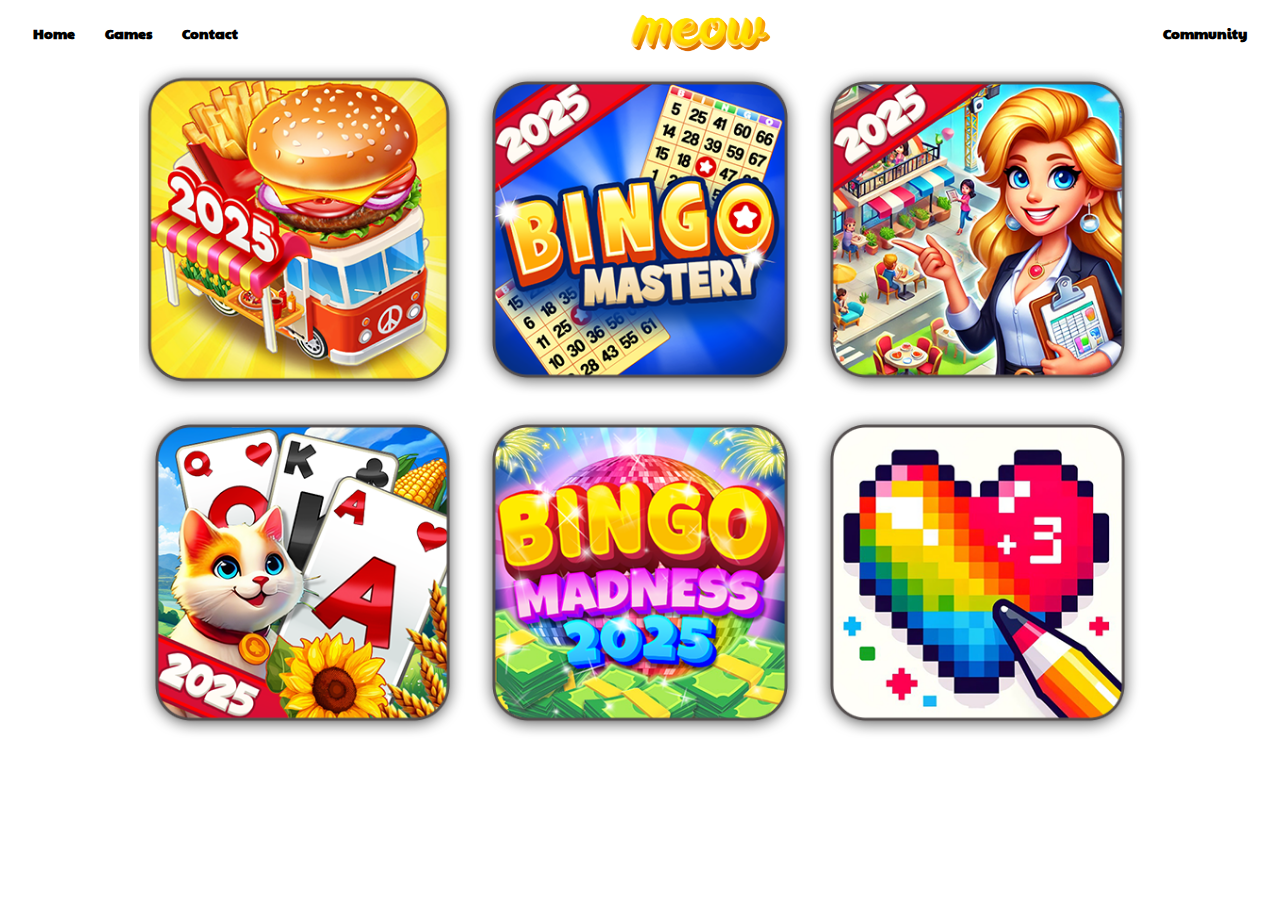
<file: games.html>
<!DOCTYPE html>
<html>
<head>
<meta name="viewport" content="width=device-width, initial-scale=1.0">
<link rel="icon" href="favicon.png" type="image/png">
<title>Our Games</title>
 <link rel="stylesheet" href="styles.css"> 
<style>
  table {
    width: 80%;
    margin: 0 auto;
    border-collapse: collapse;
  }

  td {
    text-align: center;
    vertical-align: middle;
    padding: 5px;
  }

  img {
    max-width: 100%;
    height: auto;
    display: block;
    margin: 0 auto;
  }

  /* Mobile Styles */
  @media (max-width: 768px) {
    table {
      width: 100%;
      display: block;
    }

    tr {
      display: block; /* Change to block */
    }

    td {
      width: 50%;
      display: inline-block;
      box-sizing: border-box;
    }

    img {
      max-width: 80%;
      height: auto;
    }
  }
</style>
 <!-- Google tag (gtag.js) -->
<script async src="https://www.googletagmanager.com/gtag/js?id=G-7XLGPQ34JP"></script>
<script>
  window.dataLayer = window.dataLayer || [];
  function gtag(){dataLayer.push(arguments);}
  gtag('js', new Date());

  gtag('config', 'G-7XLGPQ34JP');
</script>
</head>
<body>

<div class="top-menu">
  <div class="left-buttons"> <a href="/" class="menu-button">Home</a>
    <a href="/games" class="menu-button">Games</a>
    <a href="/contact" class="menu-button">Contact</a>
  </div>
  <div class="logo">
    <a href="/"> <img src="meow.png" alt="Logo" /></a>
  </div>
  <div class="right-buttons"> <a href="#" class="menu-button">Community</a>
  </div>
  <div class="hamburger-icon">
    <div></div>
    <div></div>
    <div></div>
  </div>
  <div class="mobile-menu">
    <a href="/" class="menu-button">Home</a>
    <a href="/games" class="menu-button">Games</a>
    <a href="/contact" class="menu-button">Contact</a>
    <a href="#" class="menu-button">Community</a>
  </div>
</div>

<table>
  <tr>
    <td><a href ="/cookingmastery"><img src="icon1.png" alt="Cooking Mastery"></a></td>
    <td><a href ="/bingomastery"><img src="icon2.png" alt="Bingo Mastery"></a></td>
    <td><a href ="/cafetycoon"><img src="icon3.png" alt="Cafe Tycoon"></a></td>
  </tr>
  <tr>
    <td><a href ="/solitairemastery"><img src="icon4.png" alt="Solitaire Harvest"></a></td>
    <td><a href ="/bingomadness"><img src="icon5.png" alt="Bingo Madness"></a></td>
    <td><a href ="/coloring"><img src="icon6.png" alt="Coloring Mastery"></a></td>
  </tr>
</table>
 
 <script>
  const hamburgerIcon = document.querySelector('.hamburger-icon');
  const mobileMenu = document.querySelector('.mobile-menu');

  hamburgerIcon.addEventListener('click', () => {
    mobileMenu.style.display = mobileMenu.style.display === 'flex' ? 'none' : 'flex';
  });
</script>

<script>
  function rearrangeTable() {
    const table = document.querySelector('table');
    const tds = table.querySelectorAll('td');
    const trs = table.querySelectorAll('tr');

    if (window.innerWidth <= 768) {
      // Rearrange the td elements
      for (let i = trs.length - 1; i >= 0; i--) {
        trs[i].remove();
      }

      for (let i = 0; i < tds.length; i += 2) {
        const tr = document.createElement('tr');
        tr.appendChild(tds[i]);
        if (tds[i + 1]) {
          tr.appendChild(tds[i + 1]);
        }
        table.appendChild(tr);
      }
    } else {
        //Restore original table
        const originalHTML = `
            <tr>
              <td><a href="/cookingmastery"><img src="icon1.png" alt="Cooking Mastery"></a></td>
              <td><a href="/bingomastery"><img src="icon2.png" alt="Bingo Mastery"></a></td>
              <td><a href="/cafetycoon"><img src="icon3.png" alt="Cafe Tycoon"></a></td>
            </tr>
            <tr>
              <td><a href="/solitairemastery"><img src="icon4.png" alt="Solitaire Harvest"></a></td>
              <td><a href="/bingomadness"><img src="icon5.png" alt="Bingo Madness"></a></td>
              <td><a href="/coloring"><img src="icon6.png" alt="Coloring Mastery"></a></td>
            </tr>
        `;
        table.innerHTML = originalHTML;
    }
  }

  // Call the function on page load and resize
  rearrangeTable();
  window.addEventListener('resize', rearrangeTable);
</script>

  </body>
</html>
</file>
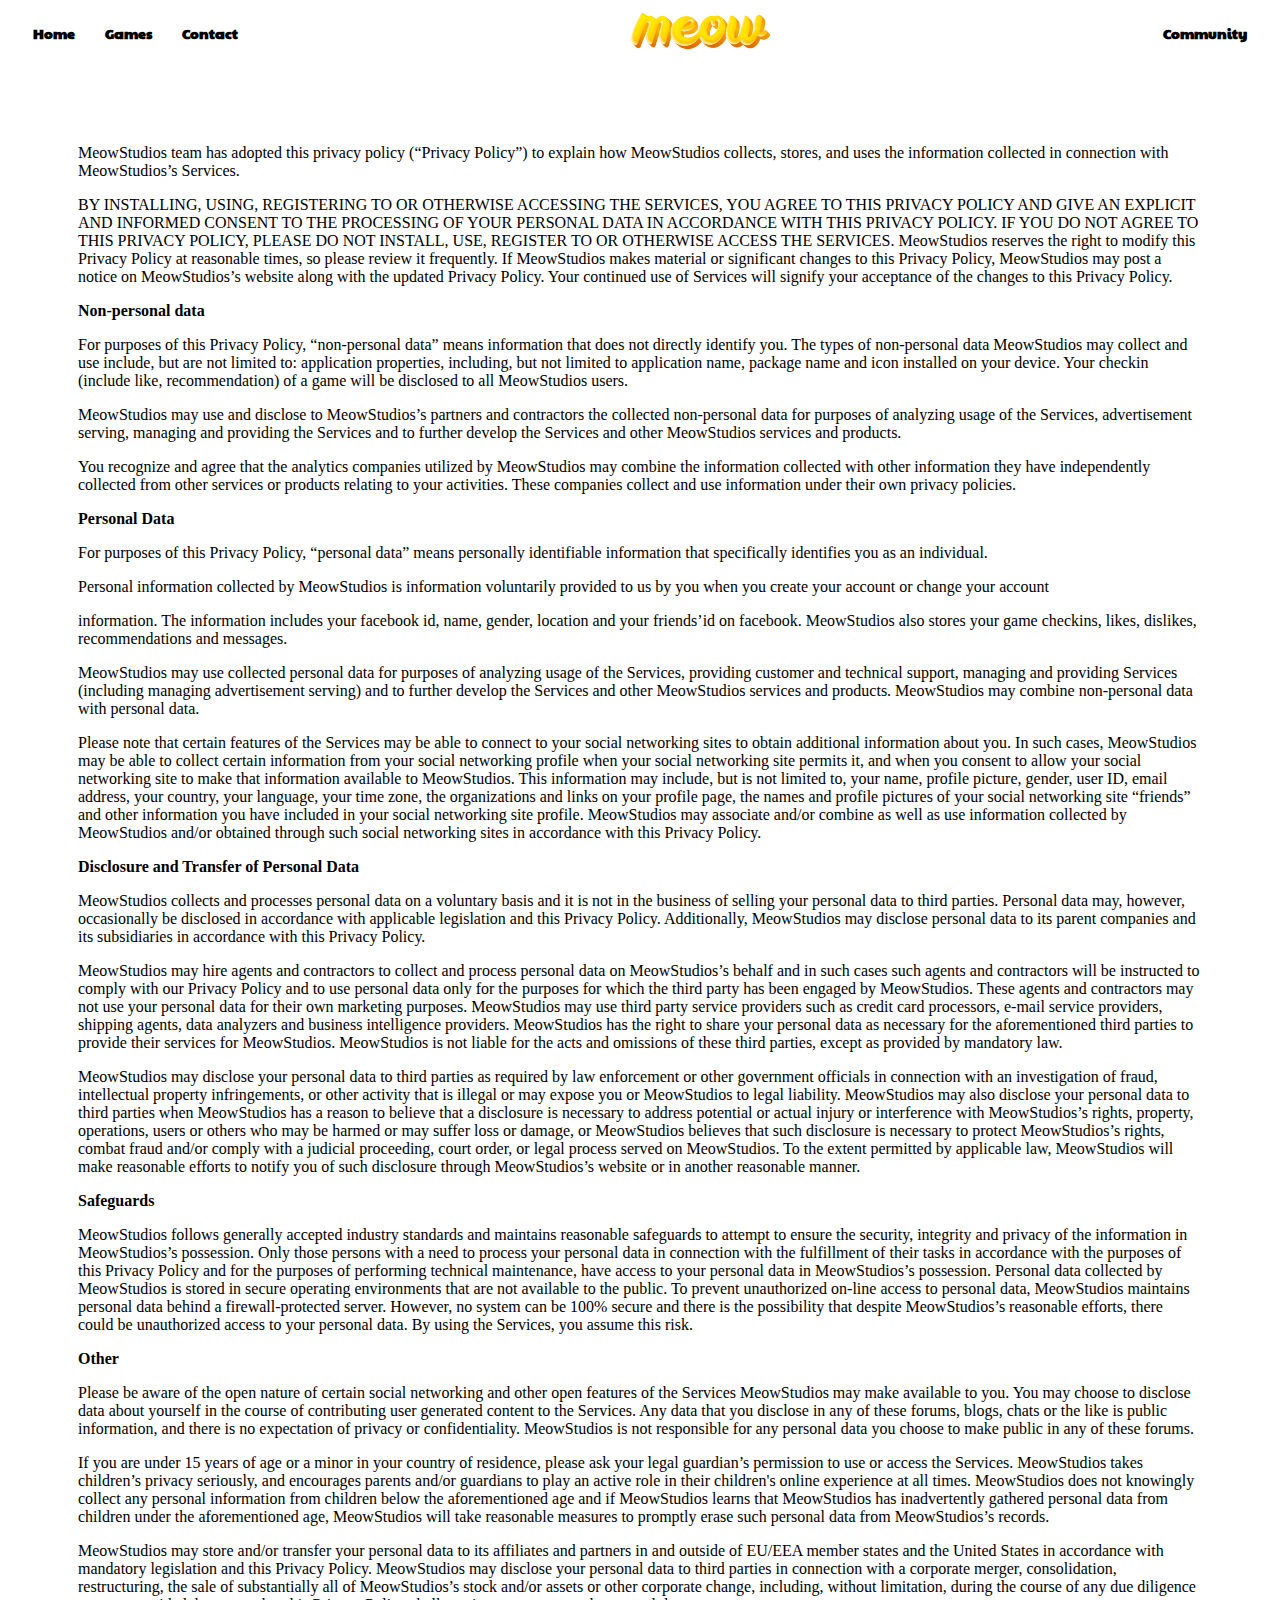
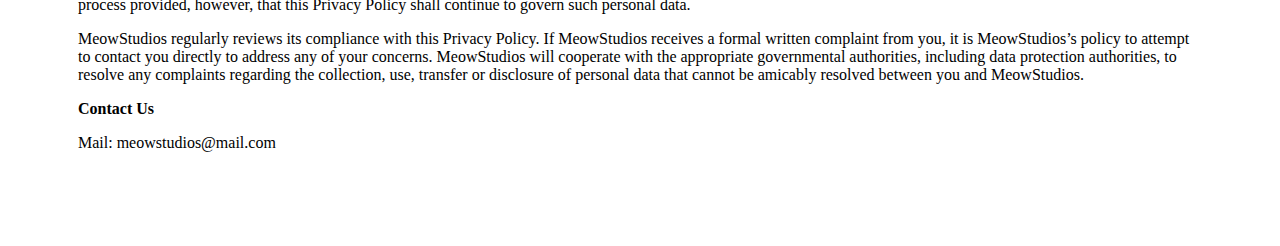
<file: privacy.html>
<!DOCTYPE html>
<html>
<head>
<meta name="viewport" content="width=device-width, initial-scale=1.0">
<link rel="icon" href="favicon.png" type="image/png">
<title>Privacy Policy</title>
   <link rel="stylesheet" href="styles.css"> 
<!-- Google tag (gtag.js) -->
<script async src="https://www.googletagmanager.com/gtag/js?id=G-7XLGPQ34JP"></script>
<script>
  window.dataLayer = window.dataLayer || [];
  function gtag(){dataLayer.push(arguments);}
  gtag('js', new Date());

  gtag('config', 'G-7XLGPQ34JP');
</script>
</head>
<body>

<div class="top-menu">
  <div class="left-buttons"> <a href="/" class="menu-button">Home</a>
    <a href="/games" class="menu-button">Games</a>
    <a href="/contact" class="menu-button">Contact</a>
  </div>
  <div class="logo">
    <a href="/"> <img src="meow.png" alt="Logo" /></a>
  </div>
  <div class="right-buttons"> <a href="#" class="menu-button">Community</a>
  </div>
  <div class="hamburger-icon">
    <div></div>
    <div></div>
    <div></div>
  </div>
  <div class="mobile-menu">
    <a href="/" class="menu-button">Home</a>
    <a href="/games" class="menu-button">Games</a>
    <a href="/contact" class="menu-button">Contact</a>
    <a href="#" class="menu-button">Community</a>
  </div>
</div>
 
 <div class="privacytext">
 <p data-original-attrs="{&quot;style&quot;:&quot;&quot;}"><span data-keep-original-tag="false" data-original-attrs="{&quot;style&quot;:&quot;&quot;}">MeowStudios team has adopted this privacy policy (&ldquo;Privacy Policy&rdquo;) to explain how MeowStudios collects, stores, and uses the information collected in connection with MeowStudios&rsquo;s Services.</span></p>
<p data-original-attrs="{&quot;style&quot;:&quot;&quot;}"><span data-keep-original-tag="false" data-original-attrs="{&quot;style&quot;:&quot;&quot;}">BY INSTALLING, USING, REGISTERING TO OR OTHERWISE ACCESSING THE SERVICES, YOU AGREE TO THIS PRIVACY POLICY AND GIVE AN EXPLICIT AND INFORMED CONSENT TO THE PROCESSING OF YOUR PERSONAL DATA IN ACCORDANCE WITH THIS PRIVACY POLICY. IF YOU DO NOT AGREE TO THIS PRIVACY POLICY, PLEASE DO NOT INSTALL, USE, REGISTER TO OR OTHERWISE ACCESS THE SERVICES. MeowStudios reserves the right to modify this Privacy Policy at reasonable times, so please review it frequently. If MeowStudios makes material or significant changes to this Privacy Policy, MeowStudios may post a notice on MeowStudios&rsquo;s website along with the updated Privacy Policy. Your continued use of Services will signify your acceptance of the changes to this Privacy Policy.</span></p>
<p data-original-attrs="{&quot;style&quot;:&quot;&quot;}"><strong><span data-keep-original-tag="false" data-original-attrs="{&quot;style&quot;:&quot;&quot;}">Non-personal data</span></strong></p>
<p data-original-attrs="{&quot;style&quot;:&quot;&quot;}"><span data-keep-original-tag="false" data-original-attrs="{&quot;style&quot;:&quot;&quot;}">For purposes of this Privacy Policy, &ldquo;non-personal data&rdquo; means information that does not directly identify you. The types of non-personal data MeowStudios may collect and use include, but are not limited to: application properties, including, but not limited to application name, package name and icon installed on your device. Your checkin (include like, recommendation) of a game will be disclosed to all MeowStudios users.</span></p>
<p data-original-attrs="{&quot;style&quot;:&quot;&quot;}"><span data-keep-original-tag="false" data-original-attrs="{&quot;style&quot;:&quot;&quot;}">MeowStudios may use and disclose to MeowStudios&rsquo;s partners and contractors the collected non-personal data for purposes of analyzing usage of the Services, advertisement serving, managing and providing the Services and to further develop the Services and other MeowStudios services and products.</span></p>
<p data-original-attrs="{&quot;style&quot;:&quot;&quot;}"><span data-keep-original-tag="false" data-original-attrs="{&quot;style&quot;:&quot;&quot;}">You recognize and agree that the analytics companies utilized by MeowStudios may combine the information collected with other information they have independently collected from other services or products relating to your activities. These companies collect and use information under their own privacy policies.</span></p>
<p data-original-attrs="{&quot;style&quot;:&quot;&quot;}"><strong><span data-keep-original-tag="false" data-original-attrs="{&quot;style&quot;:&quot;&quot;}">Personal Data</span></strong></p>
<p data-original-attrs="{&quot;style&quot;:&quot;&quot;}"><span data-keep-original-tag="false" data-original-attrs="{&quot;style&quot;:&quot;&quot;}">For purposes of this Privacy Policy, &ldquo;personal data&rdquo; means personally identifiable information that specifically identifies you as an individual.</span></p>
<p data-original-attrs="{&quot;style&quot;:&quot;&quot;}"><span data-keep-original-tag="false" data-original-attrs="{&quot;style&quot;:&quot;&quot;}">Personal information collected by MeowStudios is information voluntarily provided to us by you when you create your account or change your account&nbsp;</span></p>
<p data-original-attrs="{&quot;style&quot;:&quot;&quot;}"><span data-keep-original-tag="false" data-original-attrs="{&quot;style&quot;:&quot;&quot;}">information. The information includes your facebook id, name, gender, location and your friends&rsquo;id on facebook. MeowStudios also stores your game checkins, likes, dislikes, recommendations and messages.</span></p>
<p data-original-attrs="{&quot;style&quot;:&quot;&quot;}"><span data-keep-original-tag="false" data-original-attrs="{&quot;style&quot;:&quot;&quot;}">MeowStudios may use collected personal data for purposes of analyzing usage of the Services, providing customer and technical support, managing and providing Services (including managing advertisement serving) and to further develop the Services and other MeowStudios services and products. MeowStudios may combine non-personal data with personal data.</span></p>
<p data-original-attrs="{&quot;style&quot;:&quot;&quot;}"><span data-keep-original-tag="false" data-original-attrs="{&quot;style&quot;:&quot;&quot;}">Please note that certain features of the Services may be able to connect to your social networking sites to obtain additional information about you. In such cases, MeowStudios may be able to collect certain information from your social networking profile when your social networking site permits it, and when you consent to allow your social networking site to make that information available to MeowStudios. This information may include, but is not limited to, your name, profile picture, gender, user ID, email address, your country, your language, your time zone, the organizations and links on your profile page, the names and profile pictures of your social networking site &ldquo;friends&rdquo; and other information you have included in your social networking site profile. MeowStudios may associate and/or combine as well as use information collected by MeowStudios and/or obtained through such social networking sites in accordance with this Privacy Policy.</span></p>
<p data-original-attrs="{&quot;style&quot;:&quot;&quot;}"><strong><span data-keep-original-tag="false" data-original-attrs="{&quot;style&quot;:&quot;&quot;}">Disclosure and Transfer of Personal Data</span></strong></p>
<p data-original-attrs="{&quot;style&quot;:&quot;&quot;}"><span data-keep-original-tag="false" data-original-attrs="{&quot;style&quot;:&quot;&quot;}">MeowStudios collects and processes personal data on a voluntary basis and it is not in the business of selling your personal data to third parties. Personal data may, however, occasionally be disclosed in accordance with applicable legislation and this Privacy Policy. Additionally, MeowStudios may disclose personal data to its parent companies and its subsidiaries in accordance with this Privacy Policy.</span></p>
<p data-original-attrs="{&quot;style&quot;:&quot;&quot;}"><span data-keep-original-tag="false" data-original-attrs="{&quot;style&quot;:&quot;&quot;}">MeowStudios may hire agents and contractors to collect and process personal data on MeowStudios&rsquo;s behalf and in such cases such agents and contractors will be instructed to comply with our Privacy Policy and to use personal data only for the purposes for which the third party has been engaged by MeowStudios. These agents and contractors may not use your personal data for their own marketing purposes. MeowStudios may use third party service providers such as credit card processors, e-mail service providers, shipping agents, data analyzers and business intelligence providers. MeowStudios has the right to share your personal data as necessary for the aforementioned third parties to provide their services for MeowStudios. MeowStudios is not liable for the acts and omissions of these third parties, except as provided by mandatory law.</span></p>
<p data-original-attrs="{&quot;style&quot;:&quot;&quot;}"><span data-keep-original-tag="false" data-original-attrs="{&quot;style&quot;:&quot;&quot;}">MeowStudios may disclose your personal data to third parties as required by law enforcement or other government officials in connection with an investigation of fraud, intellectual property infringements, or other activity that is illegal or may expose you or MeowStudios to legal liability. MeowStudios may also disclose your personal data to third parties when MeowStudios has a reason to believe that a disclosure is necessary to address potential or actual injury or interference with MeowStudios&rsquo;s rights, property, operations, users or others who may be harmed or may suffer loss or damage, or MeowStudios believes that such disclosure is necessary to protect MeowStudios&rsquo;s rights, combat fraud and/or comply with a judicial proceeding, court order, or legal process served on MeowStudios. To the extent permitted by applicable law, MeowStudios will make reasonable efforts to notify you of such disclosure through MeowStudios&rsquo;s website or in another reasonable manner.</span></p>
<p data-original-attrs="{&quot;style&quot;:&quot;&quot;}"><strong><span data-keep-original-tag="false" data-original-attrs="{&quot;style&quot;:&quot;&quot;}">Safeguards</span></strong></p>
<p data-original-attrs="{&quot;style&quot;:&quot;&quot;}"><span data-keep-original-tag="false" data-original-attrs="{&quot;style&quot;:&quot;&quot;}">MeowStudios follows generally accepted industry standards and maintains reasonable safeguards to attempt to ensure the security, integrity and privacy of the information in MeowStudios&rsquo;s possession. Only those persons with a need to process your personal data in connection with the fulfillment of their tasks in accordance with the purposes of this Privacy Policy and for the purposes of performing technical maintenance, have access to your personal data in MeowStudios&rsquo;s possession. Personal data collected by MeowStudios is stored in secure operating environments that are not available to the public. To prevent unauthorized on-line access to personal data, MeowStudios maintains personal data behind a firewall-protected server. However, no system can be 100% secure and there is the possibility that despite MeowStudios&rsquo;s reasonable efforts, there could be unauthorized access to your personal data. By using the Services, you assume this risk.</span></p>
<p data-original-attrs="{&quot;style&quot;:&quot;&quot;}"><strong><span data-keep-original-tag="false" data-original-attrs="{&quot;style&quot;:&quot;&quot;}">Other</span></strong></p>
<p data-original-attrs="{&quot;style&quot;:&quot;&quot;}"><span data-keep-original-tag="false" data-original-attrs="{&quot;style&quot;:&quot;&quot;}">Please be aware of the open nature of certain social networking and other open features of the Services MeowStudios may make available to you. You may choose to disclose data about yourself in the course of contributing user generated content to the Services. Any data that you disclose in any of these forums, blogs, chats or the like is public information, and there is no expectation of privacy or confidentiality. MeowStudios is not responsible for any personal data you choose to make public in any of these forums.</span></p>
<p data-original-attrs="{&quot;style&quot;:&quot;&quot;}"><span data-keep-original-tag="false" data-original-attrs="{&quot;style&quot;:&quot;&quot;}">If you are under 15 years of age or a minor in your country of residence, please ask your legal guardian&rsquo;s permission to use or access the Services. MeowStudios takes children&rsquo;s privacy seriously, and encourages parents and/or guardians to play an active role in their children's online experience at all times. MeowStudios does not knowingly collect any personal information from children below the aforementioned age and if MeowStudios learns that MeowStudios has inadvertently gathered personal data from children under the aforementioned age, MeowStudios will take reasonable measures to promptly erase such personal data from MeowStudios&rsquo;s records.</span></p>
<p data-original-attrs="{&quot;style&quot;:&quot;&quot;}"><span data-keep-original-tag="false" data-original-attrs="{&quot;style&quot;:&quot;&quot;}">MeowStudios may store and/or transfer your personal data to its affiliates and partners in and outside of EU/EEA member states and the United States in accordance with mandatory legislation and this Privacy Policy. MeowStudios may disclose your personal data to third parties in connection with a corporate merger, consolidation, restructuring, the sale of substantially all of MeowStudios&rsquo;s stock and/or assets or other corporate change, including, without limitation, during the course of any due diligence process provided, however, that this Privacy Policy shall continue to govern such personal data.</span></p>
<p data-original-attrs="{&quot;style&quot;:&quot;&quot;}"><span data-keep-original-tag="false" data-original-attrs="{&quot;style&quot;:&quot;&quot;}">MeowStudios regularly reviews its compliance with this Privacy Policy. If MeowStudios receives a formal written complaint from you, it is MeowStudios&rsquo;s policy to attempt to contact you directly to address any of your concerns. MeowStudios will cooperate with the appropriate governmental authorities, including data protection authorities, to resolve any complaints regarding the collection, use, transfer or disclosure of personal data that cannot be amicably resolved between you and MeowStudios.</span></p>
<p data-original-attrs="{&quot;style&quot;:&quot;&quot;}"><strong><span data-keep-original-tag="false" data-original-attrs="{&quot;style&quot;:&quot;&quot;}">Contact Us</span></strong></p>
<p data-original-attrs="{&quot;style&quot;:&quot;&quot;}"><span data-keep-original-tag="false" data-original-attrs="{&quot;style&quot;:&quot;&quot;}">Mail: meowstudios@mail.com</span></p>
</div>

 <script>
  const hamburgerIcon = document.querySelector('.hamburger-icon');
  const mobileMenu = document.querySelector('.mobile-menu');

  hamburgerIcon.addEventListener('click', () => {
    mobileMenu.style.display = mobileMenu.style.display === 'flex' ? 'none' : 'flex';
  });
</script>
  </body>
</html>
</file>
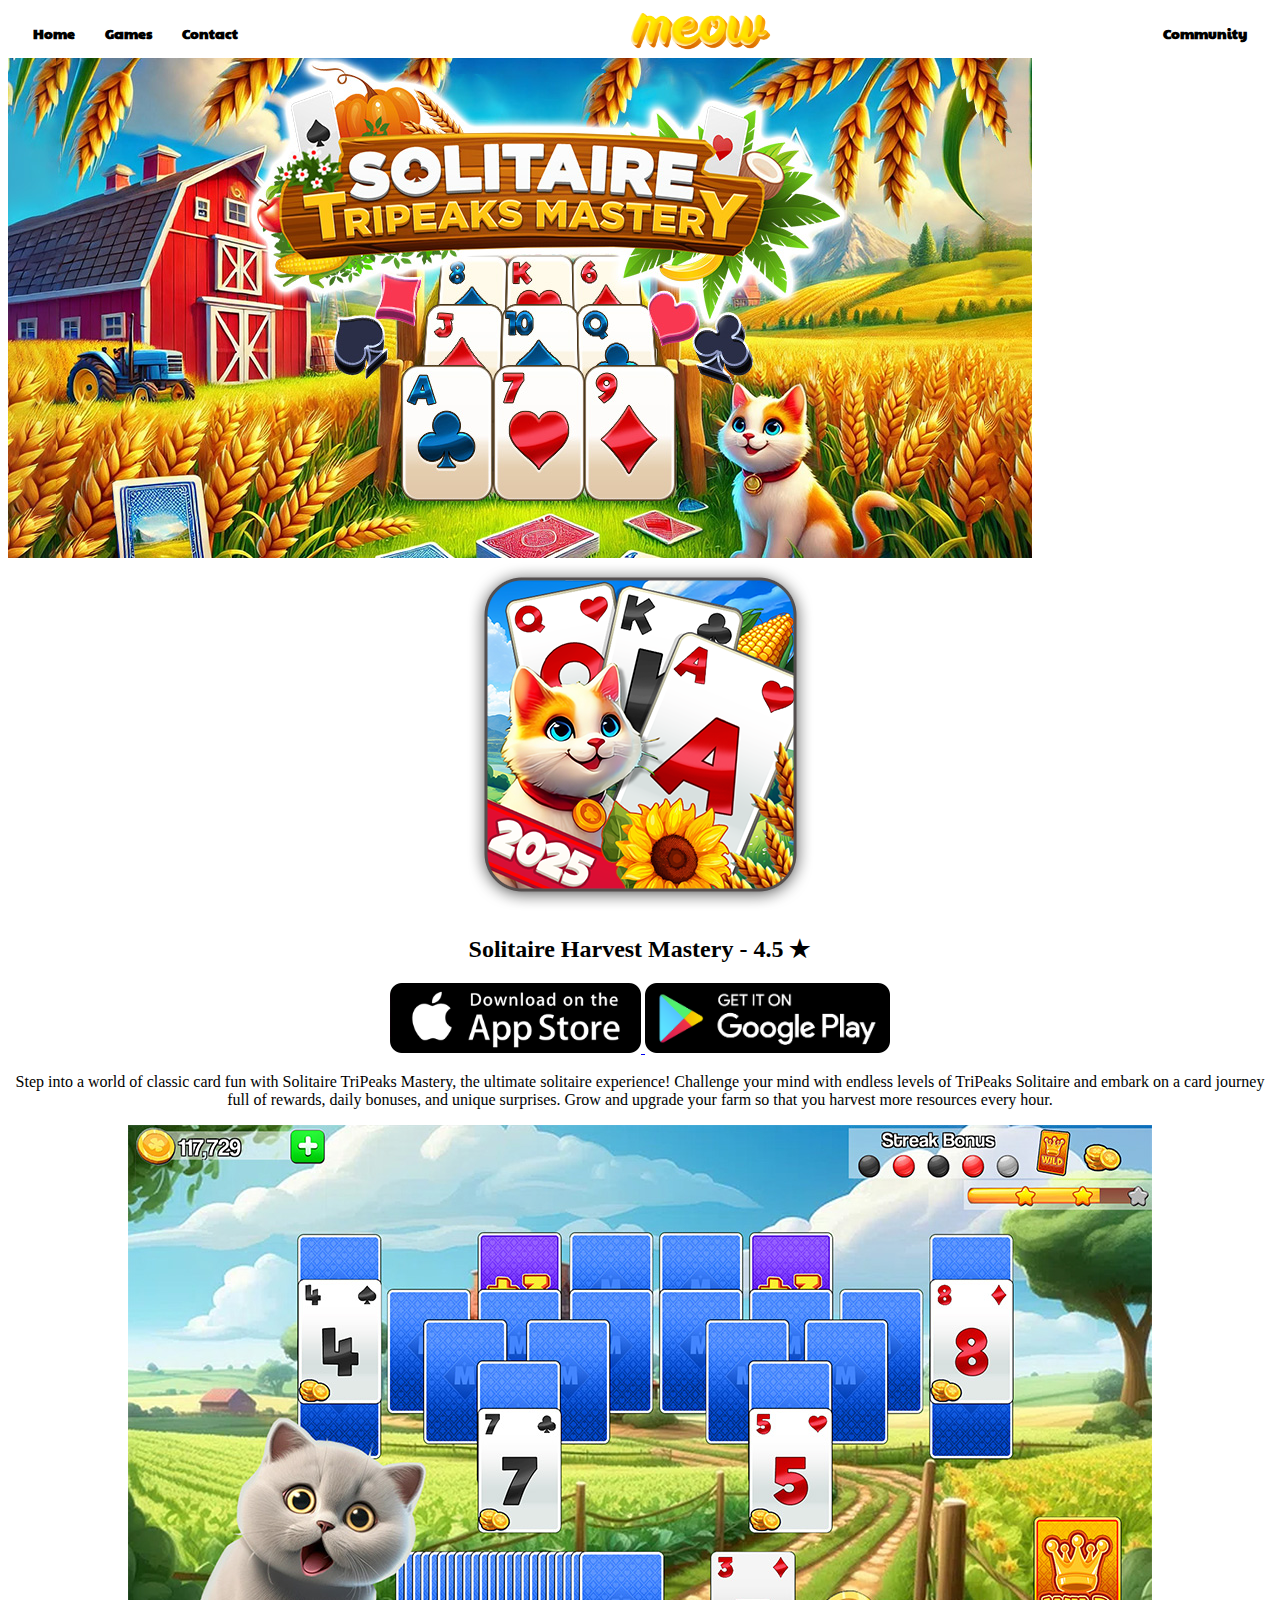
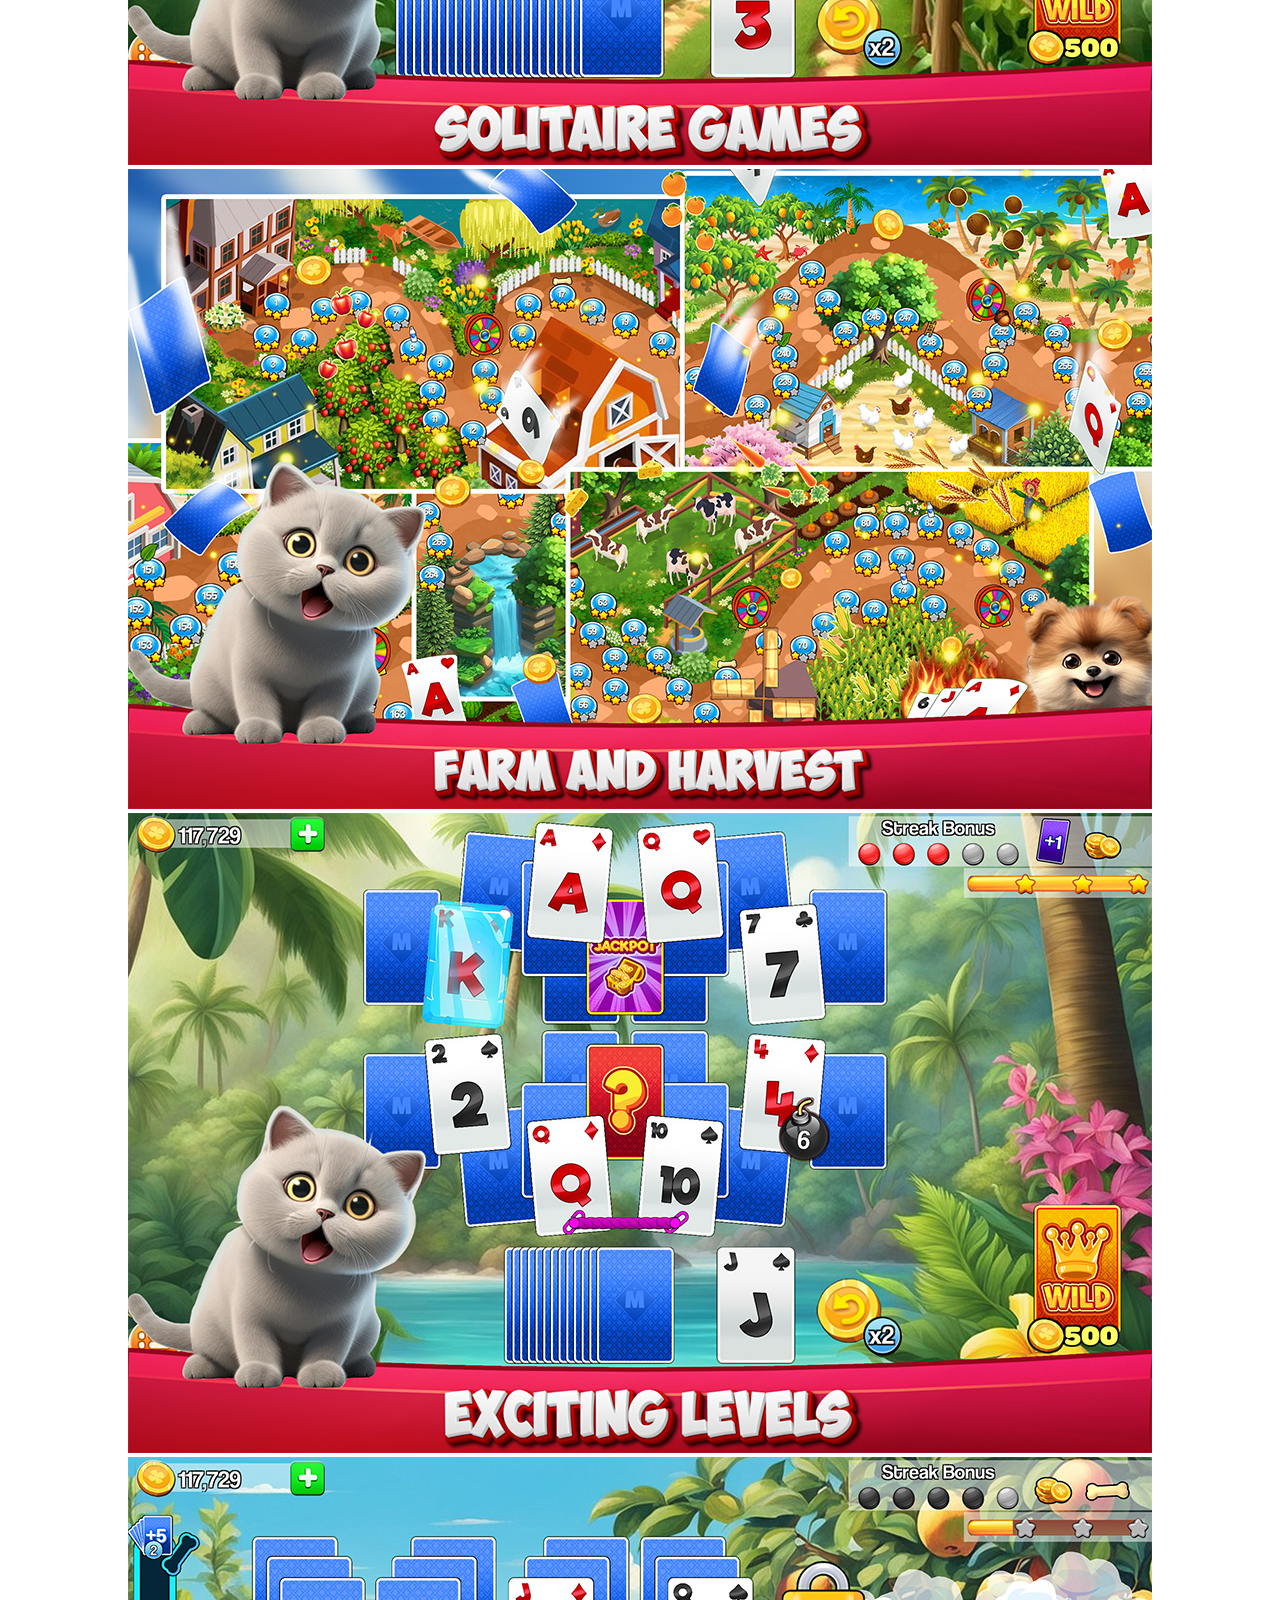
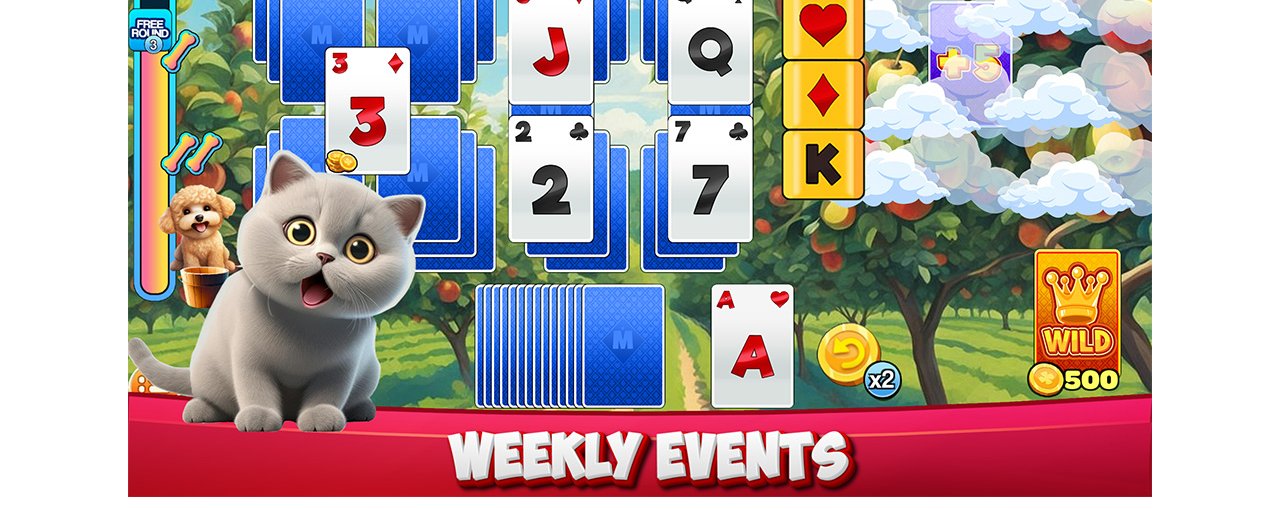
<file: solitairemastery.html>
<!DOCTYPE html>
<html>
<head>
<meta name="viewport" content="width=device-width, initial-scale=1.0">
<link rel="icon" href="favicon.png" type="image/png">
<title>Solitaire Harvest Mastery</title>
   <link rel="stylesheet" href="styles.css"> 
<!-- Google tag (gtag.js) -->
<script async src="https://www.googletagmanager.com/gtag/js?id=G-7XLGPQ34JP"></script>
<script>
  window.dataLayer = window.dataLayer || [];
  function gtag(){dataLayer.push(arguments);}
  gtag('js', new Date());

  gtag('config', 'G-7XLGPQ34JP');
</script>
</head>
<body>

<div class="top-menu">
  <div class="left-buttons"> <a href="/" class="menu-button">Home</a>
    <a href="/games" class="menu-button">Games</a>
    <a href="/contact" class="menu-button">Contact</a>
  </div>
  <div class="logo">
    <a href="/"> <img src="meow.png" alt="Logo" /></a>
  </div>
  <div class="right-buttons"> <a href="#" class="menu-button">Community</a>
  </div>
  <div class="hamburger-icon">
    <div></div>
    <div></div>
    <div></div>
  </div>
  <div class="mobile-menu">
    <a href="/" class="menu-button">Home</a>
    <a href="/games" class="menu-button">Games</a>
    <a href="/contact" class="menu-button">Contact</a>
    <a href="#" class="menu-button">Community</a>
  </div>
</div>
 
  <img class = "myBannerImg" src = "SolitaireBanner.jpg"/>
  <br/>
 <div style="text-align: center;">
    <img style="padding:0px; margin:0px;" src="icon4.png" />
</div>
  <div align = "center" class = "myGameTitle">
  <h2>Solitaire Harvest Mastery - 4.5 ★</h2>
  
  <a id="amazonLink" href="https://www.amazon.com/Solitaire-TriPeaks-Mastery-Free-Harvest/dp/B0CTHGTT73">
  <img src="but-amazon.png" alt="Amazon Appstore">
</a>
  <a id="appstoreLink" href="https://apps.apple.com/us/app/solitaire-harvest-mastery-saga/id6670704029">
  <img src="but-appstore.png" alt="App Store">
</a>
<a id="googleplayLink" href="https://play.google.com/store/apps/details?id=com.casualgamesempire.solitaire">
  <img src="but-google.png" alt="Google Play">
</a>

   <p>Step into a world of classic card fun with Solitaire TriPeaks Mastery, the ultimate solitaire experience! Challenge your mind with endless levels of TriPeaks Solitaire and embark on a card journey full of rewards, daily bonuses, and unique surprises. Grow and upgrade your farm so that you harvest more resources every hour.</p>

<img class = "myBannerImg" src = "solitaire-screen1.jpg"/>
<br/>
<img class = "myBannerImg" src = "solitaire-screen2.jpg"/>
<br/>
<img class = "myBannerImg" src = "solitaire-screen3.jpg"/>
<br/>
<img class = "myBannerImg" src = "solitaire-screen4.jpg"/>
  </div>

<script>
function isFireTablet() {
  const userAgent = navigator.userAgent.toLowerCase();
  return /silk/i.test(userAgent) && /android/i.test(userAgent);
}

const appstoreLink = document.getElementById("appstoreLink");
const googleplayLink = document.getElementById("googleplayLink");
const amazonLink = document.getElementById("amazonLink");

if (isFireTablet()) {
  appstoreLink.style.display = "inline";
  googleplayLink.style.display = "inline";
  amazonLink.style.display = "inline"; // Or "block", depending on your layout
} else {
  amazonLink.style.display = "none";
}
</script>
 <script>
  const hamburgerIcon = document.querySelector('.hamburger-icon');
  const mobileMenu = document.querySelector('.mobile-menu');

  hamburgerIcon.addEventListener('click', () => {
    mobileMenu.style.display = mobileMenu.style.display === 'flex' ? 'none' : 'flex';
  });
</script>
  </body>
</html>
</file>
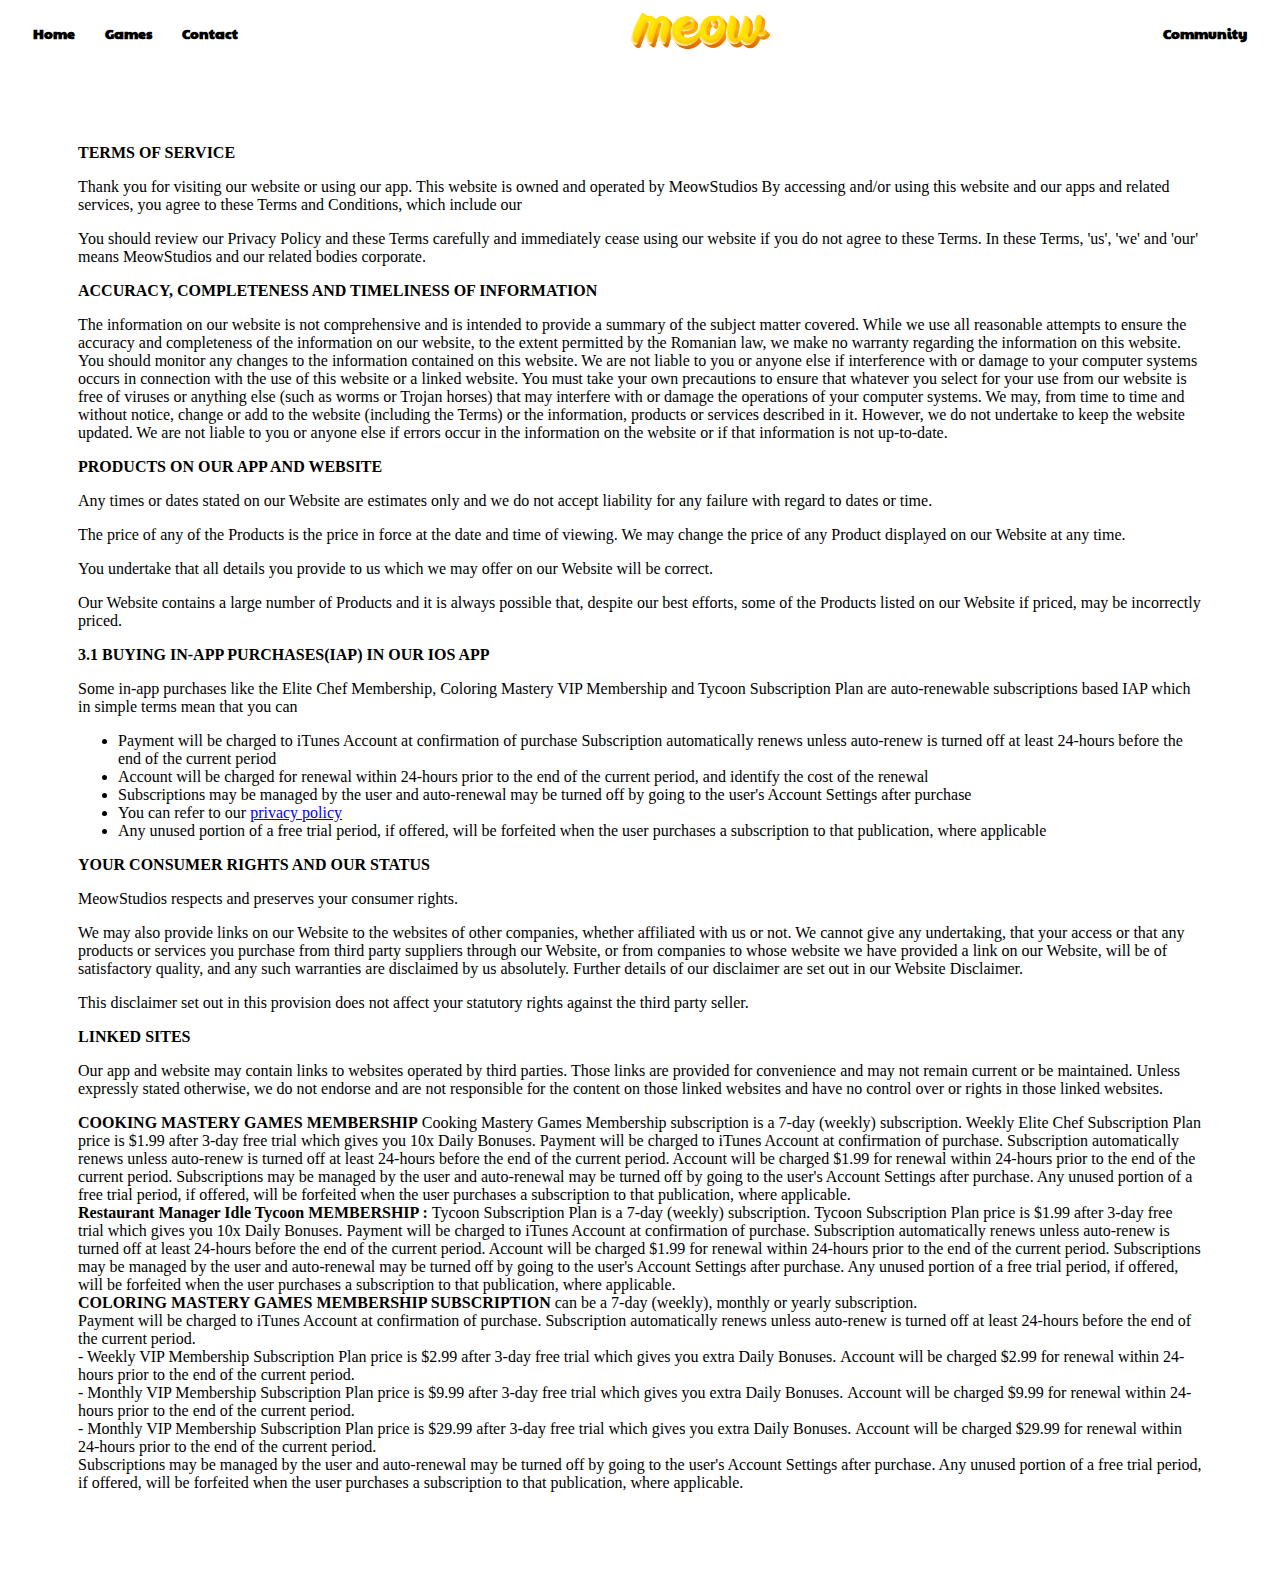
<file: terms.html>
<!DOCTYPE html>
<html>
<head>
<meta name="viewport" content="width=device-width, initial-scale=1.0">
<link rel="icon" href="favicon.png" type="image/png">
<title>Terms Of Service</title>
 <link rel="stylesheet" href="styles.css"> 
 <!-- Google tag (gtag.js) -->
<script async src="https://www.googletagmanager.com/gtag/js?id=G-7XLGPQ34JP"></script>
<script>
  window.dataLayer = window.dataLayer || [];
  function gtag(){dataLayer.push(arguments);}
  gtag('js', new Date());

  gtag('config', 'G-7XLGPQ34JP');
</script>
</head>
<body>

<div class="top-menu">
  <div class="left-buttons"> <a href="/" class="menu-button">Home</a>
    <a href="/games" class="menu-button">Games</a>
    <a href="/contact" class="menu-button">Contact</a>
  </div>
  <div class="logo">
    <a href="/"> <img src="meow.png" alt="Logo" /></a>
  </div>
  <div class="right-buttons"> <a href="#" class="menu-button">Community</a>
  </div>
  <div class="hamburger-icon">
    <div></div>
    <div></div>
    <div></div>
  </div>
  <div class="mobile-menu">
    <a href="/" class="menu-button">Home</a>
    <a href="/games" class="menu-button">Games</a>
    <a href="/contact" class="menu-button">Contact</a>
    <a href="#" class="menu-button">Community</a>
  </div>
</div>

 
 <div class="privacytext">
 <p data-original-attrs="{&quot;style&quot;:&quot;&quot;}"><strong>TERMS OF SERVICE</strong></p>
<p data-original-attrs="{&quot;style&quot;:&quot;&quot;}">Thank you for visiting our website or using our app. This website is owned and operated by MeowStudios By accessing and/or using this website and our apps and related services, you agree to these Terms and Conditions, which include our</p>
<p data-original-attrs="{&quot;style&quot;:&quot;&quot;}">You should review our Privacy Policy and these Terms carefully and immediately cease using our website if you do not agree to these Terms. In these Terms, 'us', 'we' and 'our' means MeowStudios and our related bodies corporate.</p>
<p data-original-attrs="{&quot;style&quot;:&quot;&quot;}"><strong>ACCURACY, COMPLETENESS AND TIMELINESS OF INFORMATION</strong></p>
<p data-original-attrs="{&quot;style&quot;:&quot;&quot;}">The information on our website is not comprehensive and is intended to provide a summary of the subject matter covered. While we use all reasonable attempts to ensure the accuracy and completeness of the information on our website, to the extent permitted by the Romanian law, we make no warranty regarding the information on this website. You should monitor any changes to the information contained on this website. We are not liable to you or anyone else if interference with or damage to your computer systems occurs in connection with the use of this website or a linked website. You must take your own precautions to ensure that whatever you select for your use from our website is free of viruses or anything else (such as worms or Trojan horses) that may interfere with or damage the operations of your computer systems. We may, from time to time and without notice, change or add to the website (including the Terms) or the information, products or services described in it. However, we do not undertake to keep the website updated. We are not liable to you or anyone else if errors occur in the information on the website or if that information is not up-to-date.</p>
<p data-original-attrs="{&quot;style&quot;:&quot;&quot;}"><strong>PRODUCTS ON OUR APP AND WEBSITE</strong></p>
<p data-original-attrs="{&quot;style&quot;:&quot;&quot;}">Any times or dates stated on our Website are estimates only and we do not accept liability for any failure with regard to dates or time.</p>
<p data-original-attrs="{&quot;style&quot;:&quot;&quot;}">The price of any of the Products is the price in force at the date and time of viewing. We may change the price of any Product displayed on our Website at any time.</p>
<p data-original-attrs="{&quot;style&quot;:&quot;&quot;}">You undertake that all details you provide to us which we may offer on our Website will be correct.</p>
<p data-original-attrs="{&quot;style&quot;:&quot;&quot;}">Our Website contains a large number of Products and it is always possible that, despite our best efforts, some of the Products listed on our Website if priced, may be incorrectly priced.</p>
<p data-original-attrs="{&quot;style&quot;:&quot;&quot;}"><strong>3.1 BUYING IN-APP PURCHASES(IAP) IN OUR IOS APP</strong></p>
<p data-original-attrs="{&quot;style&quot;:&quot;&quot;}">Some in-app purchases like the&nbsp;Elite Chef Membership, Coloring Mastery VIP Membership and Tycoon Subscription Plan are auto-renewable subscriptions based IAP which in simple terms mean that you can</p>
<ul data-original-attrs="{&quot;style&quot;:&quot;&quot;}">
<li data-original-attrs="{&quot;style&quot;:&quot;&quot;}">Payment will be charged to iTunes Account at confirmation of purchase Subscription automatically renews unless auto-renew is turned off at least 24-hours before the end of the current period</li>
<li data-original-attrs="{&quot;style&quot;:&quot;&quot;}">Account will be charged for renewal within 24-hours prior to the end of the current period, and identify the cost of the renewal</li>
<li data-original-attrs="{&quot;style&quot;:&quot;&quot;}">Subscriptions may be managed by the user and auto-renewal may be turned off by going to the user's Account Settings after purchase</li>
<li data-original-attrs="{&quot;style&quot;:&quot;&quot;}">You can refer to our&nbsp;<a href="https://www.blogger.com/u/3/blog/page/edit/649164832267946058/4435405087226624321#" data-original-attrs="{&quot;data-original-href&quot;:&quot;http://www.meowstudios.org/p/privacy-policy.html&quot;}">privacy policy</a></li>
<li data-original-attrs="{&quot;style&quot;:&quot;&quot;}">Any unused portion of a free trial period, if offered, will be forfeited when the user purchases a subscription to that publication, where applicable</li>
</ul>
<p data-original-attrs="{&quot;style&quot;:&quot;&quot;}"><strong>YOUR CONSUMER RIGHTS AND OUR STATUS</strong></p>
<p data-original-attrs="{&quot;style&quot;:&quot;&quot;}">MeowStudios respects and preserves your consumer rights.</p>
<p data-original-attrs="{&quot;style&quot;:&quot;&quot;}">We may also provide links on our Website to the websites of other companies, whether affiliated with us or not. We cannot give any undertaking, that your access or that any products or services you purchase from third party suppliers through our Website, or from companies to whose website we have provided a link on our Website, will be of satisfactory quality, and any such warranties are disclaimed by us absolutely. Further details of our disclaimer are set out in our Website Disclaimer.</p>
<p data-original-attrs="{&quot;style&quot;:&quot;&quot;}">This disclaimer set out in this provision does not affect your statutory rights against the third party seller.</p>
<div data-original-attrs="{&quot;style&quot;:&quot;&quot;}">
<div data-original-attrs="{&quot;style&quot;:&quot;&quot;}">
<div data-original-attrs="{&quot;style&quot;:&quot;&quot;}">
<div dir="ltr">
<p data-original-attrs="{&quot;style&quot;:&quot;&quot;}"><strong>LINKED SITES</strong></p>
<p data-original-attrs="{&quot;style&quot;:&quot;&quot;}">Our app and website may contain links to websites operated by third parties. Those links are provided for convenience and may not remain current or be maintained. Unless expressly stated otherwise, we do not endorse and are not responsible for the content on those linked websites and have no control over or rights in those linked websites.</p>
<div data-original-attrs="{&quot;style&quot;:&quot;&quot;}"><span data-keep-original-tag="false" data-original-attrs="{&quot;style&quot;:&quot;&quot;,&quot;face&quot;:&quot;\&quot;SF Pro Text\&quot;, \&quot;SF Pro Icons\&quot;, \&quot;Apple WebExp Icons Custom\&quot;, \&quot;Helvetica Neue\&quot;, Helvetica, Arial, sans-serif&quot;}"><strong data-original-attrs="{&quot;style&quot;:&quot;&quot;}">COOKING MASTERY GAMES MEMBERSHIP&nbsp;</strong>Cooking Mastery Games Membership subscription is a 7-day (weekly) subscription. Weekly Elite Chef Subscription Plan price is $1.99 after 3-day free trial which gives you 10x Daily Bonuses. Payment will be charged to iTunes Account at confirmation of purchase. Subscription automatically renews unless auto-renew is turned off at least 24-hours before the end of the current period. Account will be charged $1.99 for renewal within 24-hours prior to the end of the current period. Subscriptions may be managed by the user and auto-renewal may be turned off by going to the user's Account Settings after purchase. Any unused portion of a free trial period, if offered, will be forfeited when the user purchases a subscription to that publication, where applicable.</span></div>
<div data-original-attrs="{&quot;style&quot;:&quot;&quot;}"><span data-keep-original-tag="false" data-original-attrs="{&quot;style&quot;:&quot;&quot;,&quot;face&quot;:&quot;\&quot;SF Pro Text\&quot;, \&quot;SF Pro Icons\&quot;, \&quot;Apple WebExp Icons Custom\&quot;, \&quot;Helvetica Neue\&quot;, Helvetica, Arial, sans-serif&quot;}"><strong data-original-attrs="{&quot;style&quot;:&quot;&quot;}">Restaurant Manager Idle Tycoon MEMBERSHIP :&nbsp;</strong><span data-keep-original-tag="false" data-original-attrs="{&quot;style&quot;:&quot;&quot;,&quot;face&quot;:&quot;Roboto, Arial, sans-serif&quot;}">Tycoon Subscription Plan</span><span data-keep-original-tag="false" data-original-attrs="{&quot;style&quot;:&quot;&quot;}">&nbsp;is a 7-day (weekly) subscription.&nbsp;</span><span data-keep-original-tag="false" data-original-attrs="{&quot;style&quot;:&quot;&quot;,&quot;face&quot;:&quot;Roboto, Arial, sans-serif&quot;}">Tycoon Subscription Plan</span><span data-keep-original-tag="false" data-original-attrs="{&quot;style&quot;:&quot;&quot;}">&nbsp;price is $1.99 after 3-day free trial which gives you 10x Daily Bonuses. Payment will be charged to iTunes Account at confirmation of purchase. Subscription automatically renews unless auto-renew is turned off at least 24-hours before the end of the current period. Account will be charged $1.99 for renewal within 24-hours prior to the end of the current period. Subscriptions may be managed by the user and auto-renewal may be turned off by going to the user's Account Settings after purchase. Any unused portion of a free trial period, if offered, will be forfeited when the user purchases a subscription to that publication, where applicable.</span></span></div>
<div>
<div><strong data-original-attrs="{&quot;style&quot;:&quot;&quot;}">COLORING MASTERY GAMES MEMBERSHIP SUBSCRIPTION</strong><span data-keep-original-tag="false" data-original-attrs="{&quot;style&quot;:&quot;&quot;,&quot;face&quot;:&quot;Arial, Helvetica, sans-serif&quot;}"><span data-keep-original-tag="false" data-original-attrs="{&quot;style&quot;:&quot;&quot;}">&nbsp;can be a 7-day (weekly), monthly or yearly subscription.&nbsp;</span></span></div>
<div><span data-keep-original-tag="false" data-original-attrs="{&quot;style&quot;:&quot;&quot;,&quot;face&quot;:&quot;Arial, Helvetica, sans-serif&quot;}"><span data-keep-original-tag="false" data-original-attrs="{&quot;style&quot;:&quot;&quot;}">Payment will be charged to iTunes Account at confirmation of purchase.&nbsp;</span></span><span data-keep-original-tag="false" data-original-attrs="{&quot;style&quot;:&quot;&quot;,&quot;face&quot;:&quot;Arial, Helvetica, sans-serif&quot;}">Subscription automatically renews unless auto-renew is turned off at least 24-hours before the end of the current period.&nbsp;</span></div>
<div><span data-keep-original-tag="false" data-original-attrs="{&quot;style&quot;:&quot;&quot;,&quot;face&quot;:&quot;Arial, Helvetica, sans-serif&quot;}">- Weekly VIP Membership Subscription Plan price is $2.99 after 3-day free trial which gives you extra Daily Bonuses.&nbsp;</span><span data-keep-original-tag="false" data-original-attrs="{&quot;style&quot;:&quot;&quot;,&quot;face&quot;:&quot;Arial, Helvetica, sans-serif&quot;}">Account will be charged $2.99 for renewal within 24-hours prior to the end of the current period.&nbsp;</span></div>
<div><span data-keep-original-tag="false" data-original-attrs="{&quot;style&quot;:&quot;&quot;,&quot;face&quot;:&quot;Arial, Helvetica, sans-serif&quot;}">- Monthly VIP Membership Subscription Plan price is $9.99 after 3-day free trial which gives you extra Daily Bonuses.&nbsp;</span><span data-keep-original-tag="false" data-original-attrs="{&quot;style&quot;:&quot;&quot;,&quot;face&quot;:&quot;Arial, Helvetica, sans-serif&quot;}">Account will be charged $9.99 for renewal within 24-hours prior to the end of the current period.</span></div>
<div><span data-keep-original-tag="false" data-original-attrs="{&quot;style&quot;:&quot;&quot;,&quot;face&quot;:&quot;Arial, Helvetica, sans-serif&quot;}">- Monthly VIP Membership Subscription Plan price is $29.99 after 3-day free trial which gives you extra Daily Bonuses.&nbsp;</span><span data-keep-original-tag="false" data-original-attrs="{&quot;style&quot;:&quot;&quot;,&quot;face&quot;:&quot;Arial, Helvetica, sans-serif&quot;}">Account will be charged $29.99 for renewal within 24-hours prior to the end of the current period.</span></div>
<div><span data-keep-original-tag="false" data-original-attrs="{&quot;style&quot;:&quot;&quot;,&quot;face&quot;:&quot;Arial, Helvetica, sans-serif&quot;}">Subscriptions may be managed by the user and auto-renewal may be turned off by going to the user's Account Settings after purchase. Any unused portion of a free trial period, if offered, will be forfeited when the user purchases a subscription to that publication, where applicable.</span></div>
</div>
</div>
</div>
</div>
</div></div>

 <script>
  const hamburgerIcon = document.querySelector('.hamburger-icon');
  const mobileMenu = document.querySelector('.mobile-menu');

  hamburgerIcon.addEventListener('click', () => {
    mobileMenu.style.display = mobileMenu.style.display === 'flex' ? 'none' : 'flex';
  });
</script>
  </body>
</html>
</file>
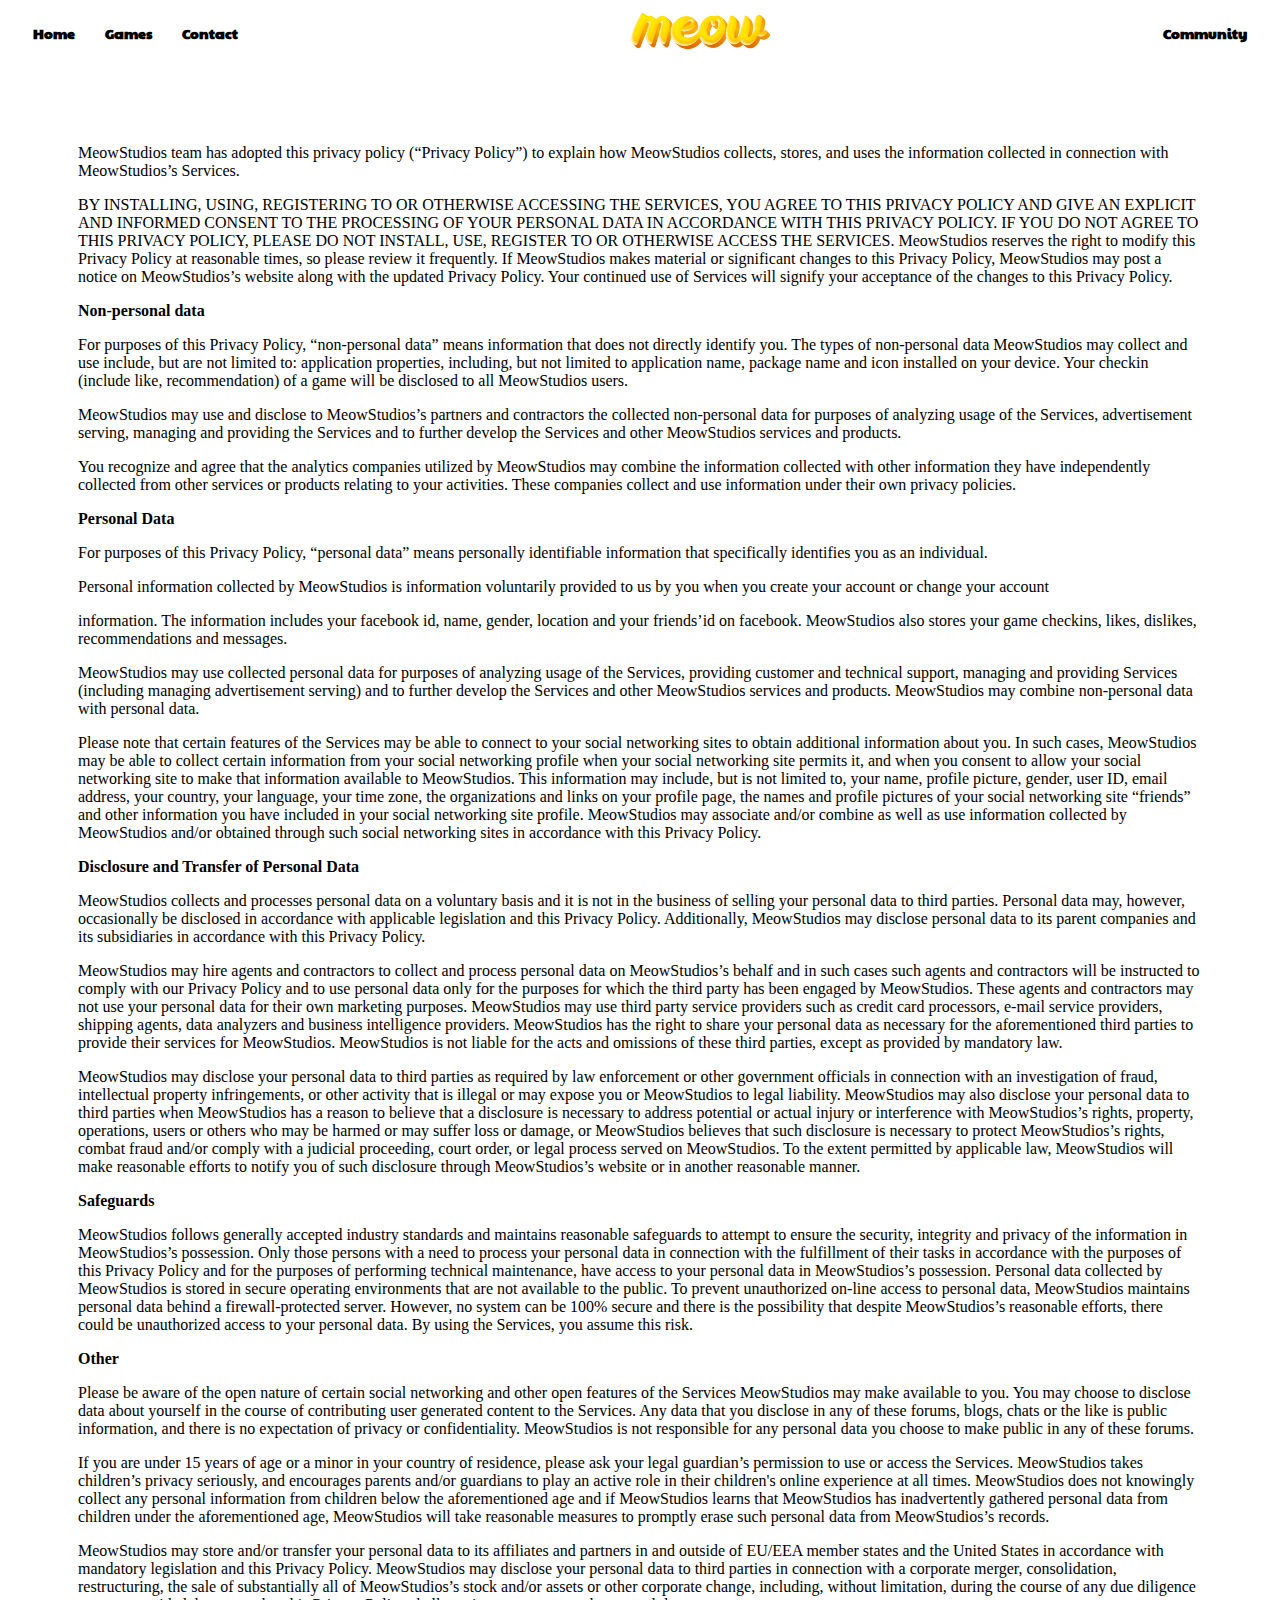
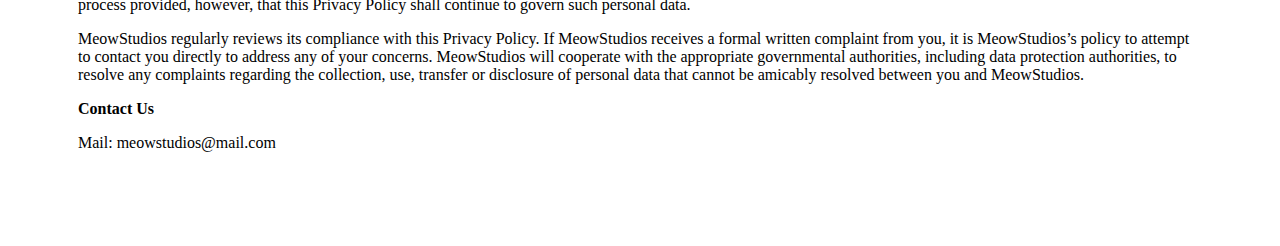
<file: p/privacy-policy.html>
<!DOCTYPE html>
<html>
  <head>
    <meta http-equiv="refresh" content="0; url=/privacy.html" />
  </head>
  <body>
    <p>Redirecting to <a href="/privacy.html">/privacy.html</a>...</p>
  </body>
</html>
</file>
<file: styles.css>
@import url('https://fonts.googleapis.com/css2?family=Paytone+One&display=swap');

  .top-menu {
    width: 100%;
    height: 50px;
    background-color: white;
    display: flex;
    align-items: center;
    justify-content: space-between;
    padding: 0 10px;
    box-sizing: border-box;
    position: relative;
	 z-index: 10; /* Set a higher z-index */
  }

  .left-buttons, .right-buttons { /* Show on desktop */
    display: flex;
    align-items: center;
  }

  .logo {
    flex-grow: 1;
    text-align: center;
  }

  .logo img {
    max-height: 50px;
  }

  .hamburger-icon {
    display: none;
    flex-direction: column;
    justify-content: space-around;
    width: 30px;
    height: 25px;
    cursor: pointer;
  }

  .hamburger-icon div {
    width: 30px;
    height: 3px;
    background-color: black;
  }

  .mobile-menu {
    display: none;
    position: absolute;
    top: 50px;
    left: 0;
    width: 100%;
    background-color: white;
    flex-direction: column;
    align-items: center;
    padding: 10px 0;
    box-shadow: 0 2px 5px rgba(0, 0, 0, 0.2);
  }

  .menu-button {
    padding: 10px 15px;
    text-decoration: none;
    color: black;
    font-size: 14px;
    font-family: 'Paytone One', sans-serif;
    font-weight: bold;
    width: 100%;
    text-align: center;
    box-sizing: border-box;
  }

  .menu-button.selected {
    color: orange;
  }

    /*.menu-button.selected::after {
    content: '';
    position: absolute;
    left: 50%;
    bottom: -2px;
    width: 60%;
    height: 2px;
    background-color: orange;
    transform: translateX(-50%);
  }*/

  /* Mobile Styles */
  @media (max-width: 768px) {
    .left-buttons, .right-buttons {
      display: none; /* Hide desktop buttons on mobile */
    }

    .hamburger-icon {
      display: flex; /* Show hamburger icon on mobile */
    }

    .mobile-menu {
      display: none; /* Will be toggled by JavaScript */
    }
  }

  .full-width-background {
    width: 100%;
    background-image: url('WebsiteBanner.jpg');
    background-repeat: no-repeat;
    background-position: center top;
    background-size: cover;
    min-height: 100vh; /* Changed to 100vh */
    box-sizing: border-box;
    padding: 0;
    margin: 0;
	 overflow: hidden; /* Hide overflow */
    white-space: nowrap; /* Prevent wrapping */
  }.scrolling-buttons {
    display: inline-flex; /* Use inline-flex for horizontal scrolling */
    animation: scroll 20s linear infinite; /* Adjust animation duration as needed */
	  z-index: 1; /* Set a lower z-index */
  }

  .scroll-button {
    width: 300px;
    height: 300px;
    margin-right: 10px; /* Space between buttons */
	margin-top:50px;
    display: inline-flex;
    align-items: center;
    justify-content: center;
    color: white;
    font-size: 20px;
    font-weight: bold;
  }

  @keyframes scroll {
    0% {
      transform: translateX(0);
    }
    100% {
      transform: translateX(-1910px); /* (300px + 10px) * 6 - 10px */
    }
  }

  .scrolling-buttons:hover {
    animation-play-state: paused; /* Pause on hover */
  }

  .content-container {
    display: flex;
    padding: 70px;
    box-sizing: border-box;
    align-items: center;
  }

  .image-container {
    flex: 1;
    padding-right: 20px;
  }

  .text-container {
    flex: 1;
    font-family: 'Open Sans', sans-serif;
  }

  .text-container h2 {
    color: orange;
  }

  .image-container img, .text-container img {
    max-width: 100%;
    height: auto;
    display: block;
  }

  /* Mobile Styles */
  @media (max-width: 768px) {
    .content-container {
      flex-direction: column;
      align-items: center;
      text-align: center;
      padding: 30px 15px; /* Reduced padding */
    }

    .image-container {
      padding-right: 0;
      padding-bottom: 20px;
    }

    .text-container h2 {
      font-size: 1.5em; /* Adjust font size */
    }

    .text-container p {
      font-size: 1em; /* Adjust font size */
    }

    .full-width-background {
        background-position: center;
    }
  }
  
  .privacytext
  {
	  padding:70px;
	  
  }
</file>
